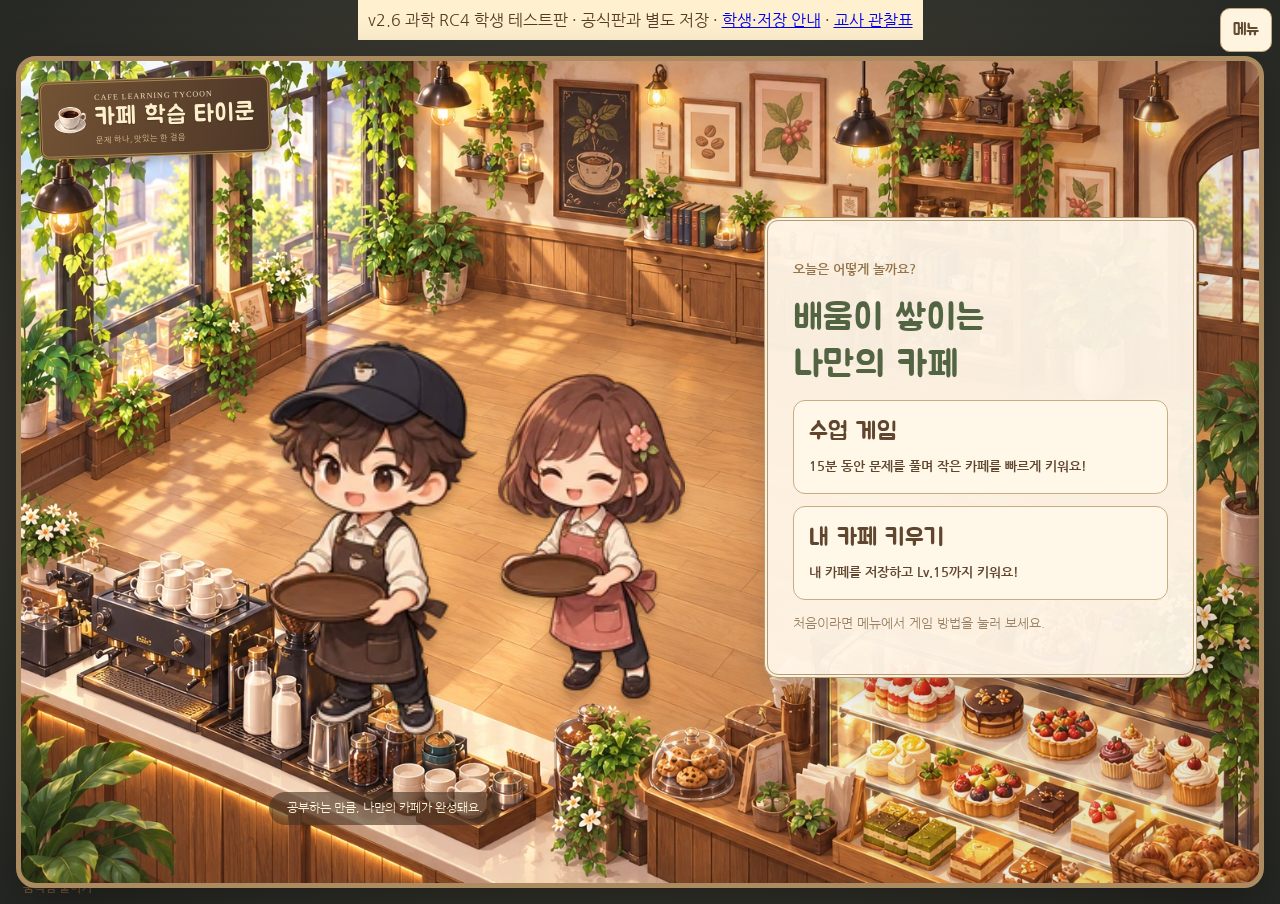
<file: index.html>
<!doctype html><html lang="ko"><head><meta name="cafe-deployment" content="v26-science"><meta charset="UTF-8"><meta name="viewport" content="width=device-width,initial-scale=1"><title>카페 학습 타이쿤</title><link rel="stylesheet" href="style.css"><link rel="stylesheet" href="typography.css"><link rel="stylesheet" href="feedback.css"><link rel="stylesheet" href="learning.css"><link rel="stylesheet" href="ux.css"><link rel="stylesheet" href="integrated.css"><link rel="stylesheet" href="events.css"></head><body><aside style="padding:10px;text-align:center;word-break:keep-all;background:#fff0cf">v2.6 과학 RC4 학생 테스트판 · 공식판과 별도 저장 · <a href="STUDENT-GUIDE.html">학생·저장 안내</a> · <a href="TEACHER-CHECKLIST.html">교사 관찰표</a></aside><div id="app"></div><script type="module" src="main.js"></script></body></html>
</file>
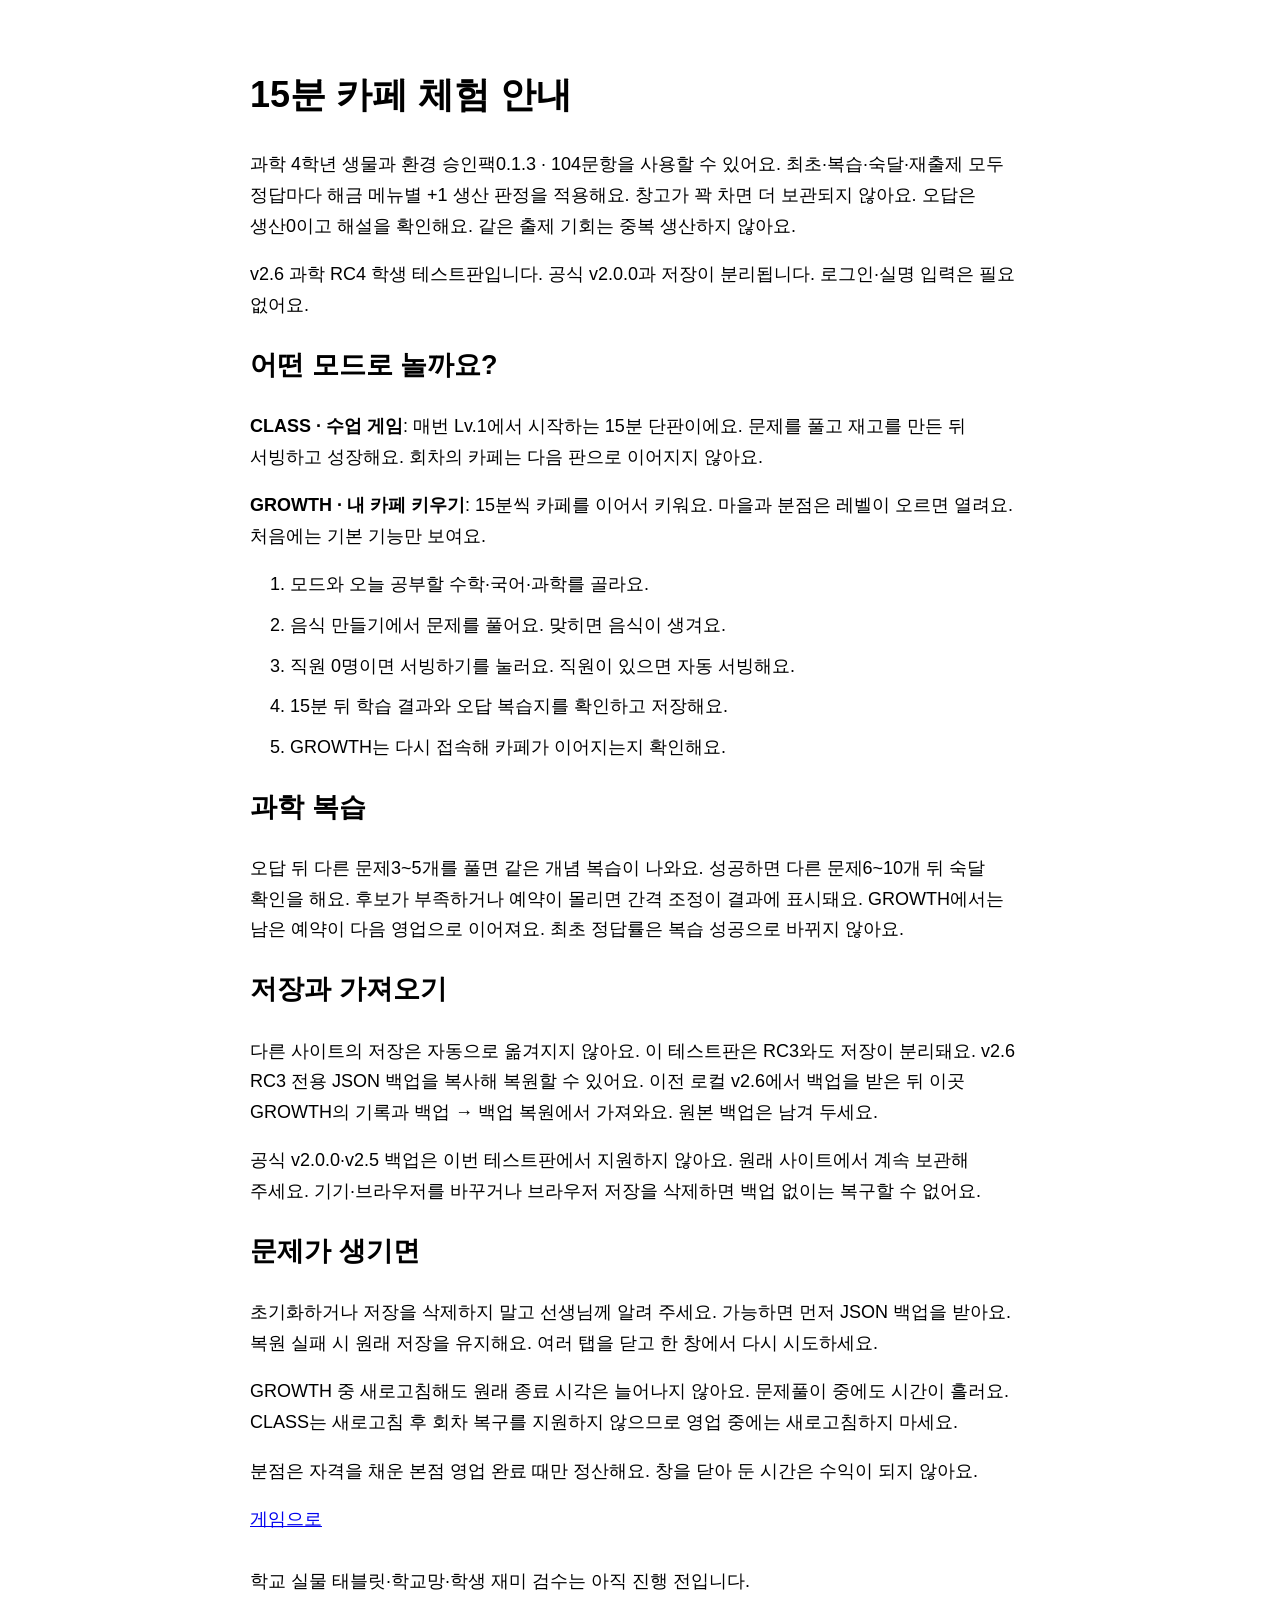
<file: STUDENT-GUIDE.html>
<!doctype html><html lang="ko"><meta charset="utf-8"><meta name="viewport" content="width=device-width,initial-scale=1"><style>body{font:18px/1.7 sans-serif;max-width:780px;margin:24px auto;padding:16px;word-break:keep-all;overflow-wrap:anywhere}a,button{display:inline-block;min-height:44px}li{margin:10px 0}</style><title>v2.6 과학 RC4 학생 안내</title><h1>15분 카페 체험 안내</h1><p>과학 4학년 생물과 환경 승인팩0.1.3 · 104문항을 사용할 수 있어요. 최초·복습·숙달·재출제 모두 정답마다 해금 메뉴별 +1 생산 판정을 적용해요. 창고가 꽉 차면 더 보관되지 않아요. 오답은 생산0이고 해설을 확인해요. 같은 출제 기회는 중복 생산하지 않아요.</p><p>v2.6 과학 RC4 학생 테스트판입니다. 공식 v2.0.0과 저장이 분리됩니다. 로그인·실명 입력은 필요 없어요.</p><h2>어떤 모드로 놀까요?</h2><p><b>CLASS · 수업 게임</b>: 매번 Lv.1에서 시작하는 15분 단판이에요. 문제를 풀고 재고를 만든 뒤 서빙하고 성장해요. 회차의 카페는 다음 판으로 이어지지 않아요.</p><p><b>GROWTH · 내 카페 키우기</b>: 15분씩 카페를 이어서 키워요. 마을과 분점은 레벨이 오르면 열려요. 처음에는 기본 기능만 보여요.</p><ol><li>모드와 오늘 공부할 수학·국어·과학를 골라요.</li><li>음식 만들기에서 문제를 풀어요. 맞히면 음식이 생겨요.</li><li>직원 0명이면 서빙하기를 눌러요. 직원이 있으면 자동 서빙해요.</li><li>15분 뒤 학습 결과와 오답 복습지를 확인하고 저장해요.</li><li>GROWTH는 다시 접속해 카페가 이어지는지 확인해요.</li></ol><h2>과학 복습</h2><p>오답 뒤 다른 문제3~5개를 풀면 같은 개념 복습이 나와요. 성공하면 다른 문제6~10개 뒤 숙달 확인을 해요. 후보가 부족하거나 예약이 몰리면 간격 조정이 결과에 표시돼요. GROWTH에서는 남은 예약이 다음 영업으로 이어져요. 최초 정답률은 복습 성공으로 바뀌지 않아요.</p><h2>저장과 가져오기</h2><p>다른 사이트의 저장은 자동으로 옮겨지지 않아요. 이 테스트판은 RC3와도 저장이 분리돼요. v2.6 RC3 전용 JSON 백업을 복사해 복원할 수 있어요. 이전 로컬 v2.6에서 백업을 받은 뒤 이곳 GROWTH의 기록과 백업 → 백업 복원에서 가져와요. 원본 백업은 남겨 두세요.</p><p>공식 v2.0.0·v2.5 백업은 이번 테스트판에서 지원하지 않아요. 원래 사이트에서 계속 보관해 주세요. 기기·브라우저를 바꾸거나 브라우저 저장을 삭제하면 백업 없이는 복구할 수 없어요.</p><h2>문제가 생기면</h2><p>초기화하거나 저장을 삭제하지 말고 선생님께 알려 주세요. 가능하면 먼저 JSON 백업을 받아요. 복원 실패 시 원래 저장을 유지해요. 여러 탭을 닫고 한 창에서 다시 시도하세요.</p><p>GROWTH 중 새로고침해도 원래 종료 시각은 늘어나지 않아요. 문제풀이 중에도 시간이 흘러요. CLASS는 새로고침 후 회차 복구를 지원하지 않으므로 영업 중에는 새로고침하지 마세요.</p><p>분점은 자격을 채운 본점 영업 완료 때만 정산해요. 창을 닫아 둔 시간은 수익이 되지 않아요.</p><a href="index.html">게임으로</a><p>학교 실물 태블릿·학교망·학생 재미 검수는 아직 진행 전입니다.</p>
</file>
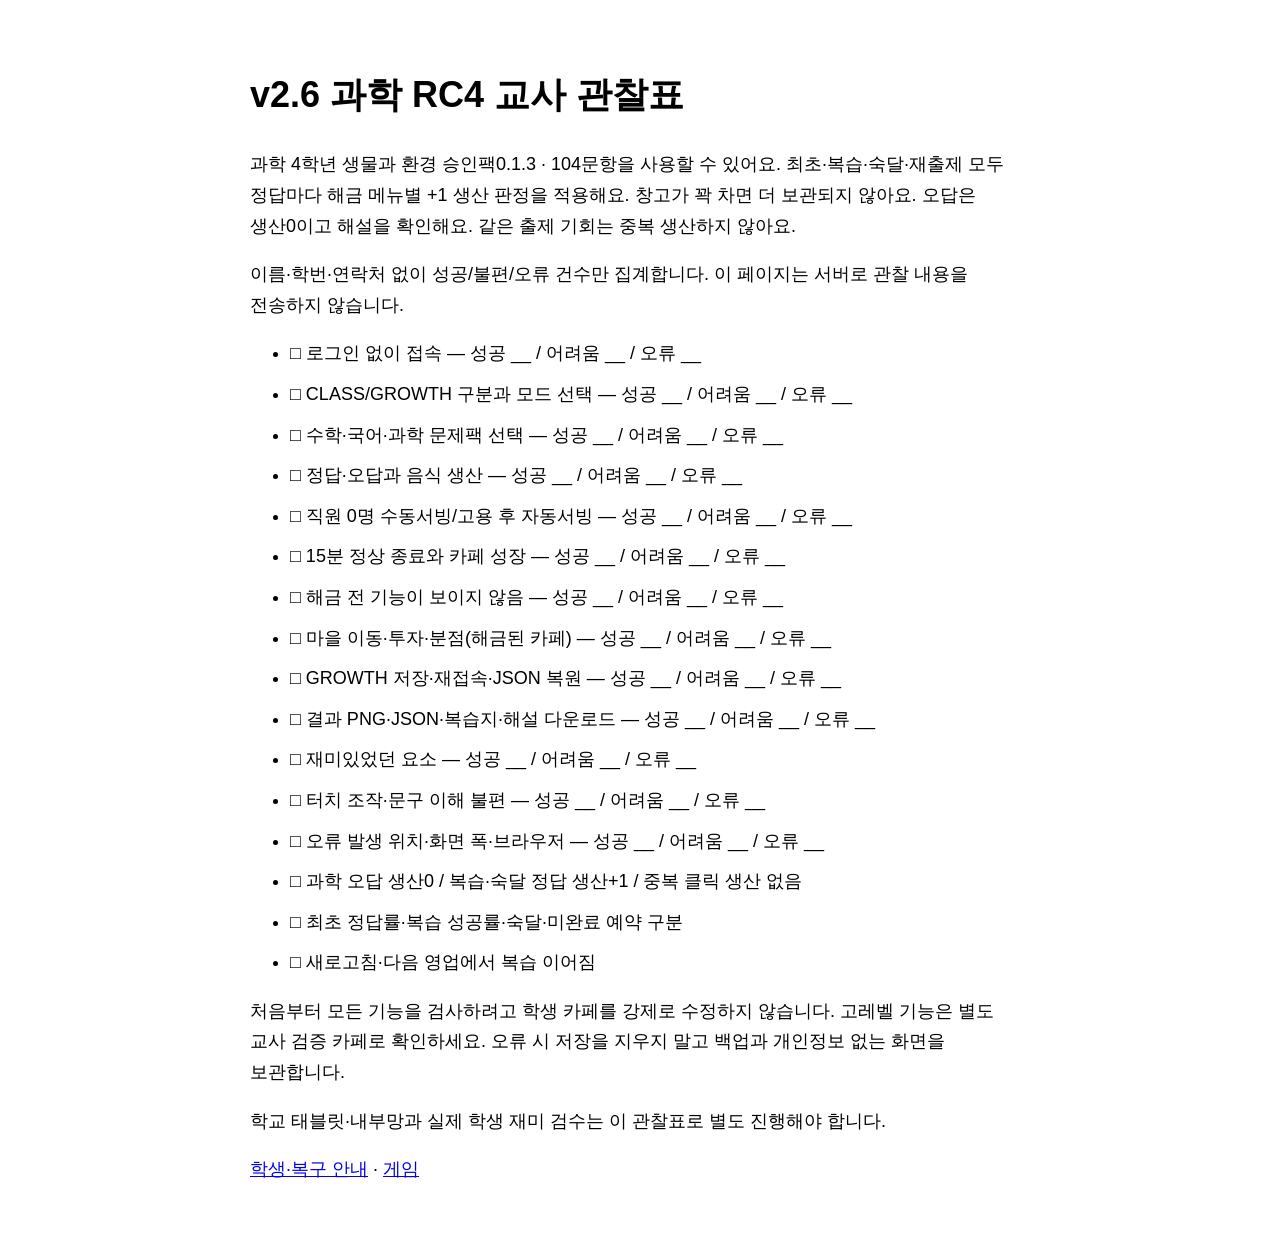
<file: TEACHER-CHECKLIST.html>
<!doctype html><html lang="ko"><meta charset="utf-8"><meta name="viewport" content="width=device-width,initial-scale=1"><style>body{font:18px/1.7 sans-serif;max-width:780px;margin:24px auto;padding:16px;word-break:keep-all;overflow-wrap:anywhere}a,button{display:inline-block;min-height:44px}li{margin:10px 0}</style><title>RC3 교사 관찰표</title><h1>v2.6 과학 RC4 교사 관찰표</h1><p>과학 4학년 생물과 환경 승인팩0.1.3 · 104문항을 사용할 수 있어요. 최초·복습·숙달·재출제 모두 정답마다 해금 메뉴별 +1 생산 판정을 적용해요. 창고가 꽉 차면 더 보관되지 않아요. 오답은 생산0이고 해설을 확인해요. 같은 출제 기회는 중복 생산하지 않아요.</p><p>이름·학번·연락처 없이 성공/불편/오류 건수만 집계합니다. 이 페이지는 서버로 관찰 내용을 전송하지 않습니다.</p><ul><li>□ 로그인 없이 접속 — 성공 __ / 어려움 __ / 오류 __</li><li>□ CLASS/GROWTH 구분과 모드 선택 — 성공 __ / 어려움 __ / 오류 __</li><li>□ 수학·국어·과학 문제팩 선택 — 성공 __ / 어려움 __ / 오류 __</li><li>□ 정답·오답과 음식 생산 — 성공 __ / 어려움 __ / 오류 __</li><li>□ 직원 0명 수동서빙/고용 후 자동서빙 — 성공 __ / 어려움 __ / 오류 __</li><li>□ 15분 정상 종료와 카페 성장 — 성공 __ / 어려움 __ / 오류 __</li><li>□ 해금 전 기능이 보이지 않음 — 성공 __ / 어려움 __ / 오류 __</li><li>□ 마을 이동·투자·분점(해금된 카페) — 성공 __ / 어려움 __ / 오류 __</li><li>□ GROWTH 저장·재접속·JSON 복원 — 성공 __ / 어려움 __ / 오류 __</li><li>□ 결과 PNG·JSON·복습지·해설 다운로드 — 성공 __ / 어려움 __ / 오류 __</li><li>□ 재미있었던 요소 — 성공 __ / 어려움 __ / 오류 __</li><li>□ 터치 조작·문구 이해 불편 — 성공 __ / 어려움 __ / 오류 __</li><li>□ 오류 발생 위치·화면 폭·브라우저 — 성공 __ / 어려움 __ / 오류 __</li><li>□ 과학 오답 생산0 / 복습·숙달 정답 생산+1 / 중복 클릭 생산 없음</li><li>□ 최초 정답률·복습 성공률·숙달·미완료 예약 구분</li><li>□ 새로고침·다음 영업에서 복습 이어짐</li></ul><p>처음부터 모든 기능을 검사하려고 학생 카페를 강제로 수정하지 않습니다. 고레벨 기능은 별도 교사 검증 카페로 확인하세요. 오류 시 저장을 지우지 말고 백업과 개인정보 없는 화면을 보관합니다.</p><p>학교 태블릿·내부망과 실제 학생 재미 검수는 이 관찰표로 별도 진행해야 합니다.</p><a href="STUDENT-GUIDE.html">학생·복구 안내</a> · <a href="index.html">게임</a>
</file>
<file: style.css>
:root{font-family:'Malgun Gothic',system-ui,sans-serif;color:#573b27;background:#292722;font-synthesis:none;--cream:#fff5df;--sage:#54774d;--line:#b19462}*{box-sizing:border-box}body{margin:0;background:radial-gradient(ellipse at center,#5b5446,#262824);min-height:100dvh;display:grid;place-items:center}button,input,select{font:inherit}button{cursor:pointer;min-height:42px;border:0;border-radius:8px;padding:10px 16px;font-weight:700;transition:filter .15s,translate .15s}button:hover{filter:brightness(1.06);translate:0 -1px}button:disabled{opacity:.55;cursor:default}button:focus-visible,input:focus-visible,select:focus-visible,summary:focus-visible{outline:3px solid #76a270;outline-offset:3px}[hidden]{display:none!important}.shell{position:relative;width:min(1440px,calc(100vw - 32px),calc((100dvh - 32px)*1.5));margin:16px auto}.brand{position:absolute;left:23px;top:22px;z-index:110;display:flex;align-items:center;gap:9px;padding:12px 16px;border:3px double #a8864e;border-radius:9px;background:linear-gradient(110deg,#735334,#4e3728);color:#fff0cc;box-shadow:0 5px 10px #36271345;transform:rotate(-2deg)}.brand .logo{width:39px}.brand h1{font-size:19px;letter-spacing:-.8px;margin:2px 0;white-space:nowrap}.brand p{font-size:9px;margin:3px 0;color:#e0c998}.brand .eyebrow{font:8px Georgia,serif;letter-spacing:1px;color:#efe0be}.art-sprite{display:inline-block;background-repeat:no-repeat;width:100%;height:auto;vertical-align:middle}.eyebrow{font-size:9px;letter-spacing:1px;color:#947449;font-weight:800}.setup,#playing{aspect-ratio:3/2;overflow:hidden;position:relative;border:5px solid #ad8b60;border-radius:20px;box-shadow:0 20px 55px #0006;background:#cb9f6b url(assets/web/art/room.webp) center/100% 100%}.setup::after{content:'';position:absolute;inset:0;background:linear-gradient(90deg,transparent 45%,#3e2c2420);pointer-events:none}.setup-people{position:absolute;left:20%;bottom:18%;width:36%;display:flex;align-items:flex-end;gap:20px;filter:drop-shadow(0 8px 4px #56391b44);z-index:2}.welcome-owner{width:47%}.welcome-staff{width:42%;margin-bottom:8%}.welcome-card{position:absolute;right:5%;top:19%;width:35%;z-index:3;padding:25px;background:#fff6e8f2;border:4px double #b69b71;box-shadow:0 12px 25px #513a3638;border-radius:14px}.welcome-card h2{font-size:clamp(23px,2.4vw,35px);line-height:1.45;margin:12px 0;color:#526441;letter-spacing:-1px}.welcome-card p{font-size:12px;line-height:1.8}.welcome-note{position:absolute;bottom:7%;left:20%;color:#fff4d9;background:#4835279c;padding:9px 18px;border-radius:30px;font-size:12px;z-index:4}form{display:grid;gap:12px}label{display:grid;gap:6px;font-size:11px;font-weight:700}input,select{border:1px solid #c9b28d;border-radius:7px;min-height:38px;background:#fffcf3;color:#63482d;padding:8px;max-width:100%;width:100%}.custom-time{font-size:10px;color:#8b735c}.custom-time label{margin-top:8px}.primary{background:linear-gradient(#6e925d,#466b45);color:#fff4d4;border:1px solid #35543a;box-shadow:0 3px 0 #304c33}.secondary{background:linear-gradient(#f4e8ce,#e0c8a0);color:#6b4b2b;border:1px solid #c6aa7e}.game-layout,.cafe{position:absolute;inset:0}.cafe{overflow:hidden;background:url(assets/web/art/room.webp) center/100% 100%}.hud{position:absolute;top:20px;right:20px;left:320px;display:flex;justify-content:flex-end;gap:7px;z-index:100}.hud>div{background:linear-gradient(#fff9e8,#f3e4c6);border:2px solid #bd9e71;border-radius:9px;box-shadow:0 3px 6px #44322140;padding:8px 12px;min-width:83px}.hud span{display:block;color:#9b7950;font-size:9px}.hud strong{display:block;font-size:16px;margin-top:2px;color:#62472b}.hud .money-card{min-width:120px}.hud .level-card{min-width:145px}.hud .level-card strong{font-size:11px;line-height:23px}.room-name{position:absolute;left:20px;top:110px;padding:6px 12px;border-radius:20px;background:#fff2d6da;font-size:10px;font-weight:bold;z-index:90}.seats,.workers{position:absolute;inset:0;pointer-events:none}.seat{position:absolute;width:130px;height:150px;transform:translate(-50%,-50%)}.table{position:absolute;bottom:0;left:0;width:130px;z-index:2;filter:drop-shadow(0 4px 2px #6b4a2225)}.table .art-sprite{width:100%}.seat-number{position:absolute;bottom:20%;right:17%;width:16px;height:16px;background:#ffebc5;border:1px solid #a8895e;border-radius:50%;font-size:9px;color:#9b7751;text-align:center;line-height:14px;opacity:.8}.guest{position:absolute;left:7px;bottom:65px;width:60px;z-index:1;filter:drop-shadow(0 3px 1px #63431630)}.bubble{position:absolute;top:-45px;left:20px;transform:translate(-50%,-50%);min-width:61px;max-width:155px;border:2px solid #be9b6c;background:#fff8e8f5;border-radius:12px;padding:5px 8px;text-align:center;z-index:5;box-shadow:0 2px 5px #51371e33}.bubble::after{content:'';position:absolute;bottom:-6px;left:48%;width:8px;height:8px;background:#fff8e8;border-bottom:2px solid #be9b6c;border-right:2px solid #be9b6c;transform:rotate(45deg)}.bubble strong{display:block;font-size:8px;line-height:1.4;white-space:nowrap;color:#816241}.bubble.waiting{border-color:#c59b59}.order-foods{display:flex;justify-content:center;gap:3px;margin-top:3px}.order-foods>span{position:relative;display:flex;align-items:center;gap:1px}.order-foods .food-art{width:25px;height:27px}.order-foods small{font-size:8px;white-space:nowrap}.patience{font-size:7px;color:#b28950;display:block;margin-top:2px}.food-art{position:relative;display:inline-flex;align-items:center;justify-content:center;width:52px;height:50px;vertical-align:middle}.food-art>.art-sprite{width:100%;max-height:100%;height:100%;background-repeat:no-repeat}.food-grade{position:absolute;bottom:-4px;left:50%;transform:translateX(-50%);font-size:7px;letter-spacing:-1px;color:#b68a37;text-shadow:0 1px #fff0ba;white-space:nowrap}.star-5{filter:drop-shadow(0 0 2px #ecc45d)}.worker{position:absolute;width:60px;transform:translate(-50%,-100%);height:116px;filter:drop-shadow(0 4px 2px #5c3a2338)}.worker-art{height:100%;width:100%}.worker b{position:absolute;left:50%;bottom:-14px;transform:translateX(-50%);padding:2px 5px;background:#fff5dfcf;border-radius:7px;font-size:8px;white-space:nowrap;color:#785835}.worker small{position:absolute;left:50%;bottom:-26px;transform:translateX(-50%);font-size:7px;color:#644426;white-space:nowrap;background:#fff0d1a0;border-radius:4px}.worker[data-state=IDLE] b,.worker[data-state=IDLE] small{display:none}.worker em{position:absolute;top:-22px;left:50%;transform:translateX(-50%);font-size:10px;color:#ffffff;font-style:normal;white-space:nowrap;background:#597a4ad9;padding:5px 9px;border:1px solid #ddc37e;border-radius:18px}.worker em:empty{display:none}.worker-tray{position:absolute;left:3%;right:3%;top:62%;display:flex;justify-content:center;align-items:flex-end;z-index:2;gap:0}.worker-tray .food-art{width:22px;height:23px;filter:drop-shadow(0 2px 1px #53341760)}.worker-tray .food-grade{display:none}.walking .worker-art{animation:walk .35s ease-in-out infinite alternate}.guest.eating{animation:eat 1.3s ease-in-out infinite}.guest.leaving{animation:leave 2s ease-in forwards}.guest.entering,.guest.moving_to_seat{animation:arrive 2s ease-out}.pickup-marker{position:absolute;left:74%;top:76%;background:#5f422c;color:#fbe8c2;padding:4px 12px;font:9px Georgia;border:1px solid #ac8b60;transform:rotate(-4deg);z-index:86;box-shadow:0 2px 4px #432b2c40}.counter-foreground{position:absolute;inset:0;background:url(assets/web/art/room.webp) center/100% 100%;clip-path:polygon(0 59%,19% 64%,32% 75%,47% 85%,52% 86%,53% 79%,62% 74%,65% 64%,83% 64%,100% 65%,100% 100%,0 100%);z-index:85;pointer-events:none}.lesson-card{position:absolute;left:20px;bottom:27px;width:230px;padding:13px 15px;background:linear-gradient(#fff7e8,#f3e4c9);border:4px double #aa885c;border-radius:8px;z-index:100;box-shadow:0 5px 12px #3a281d45}.lesson-card h2{font-size:14px;margin:7px 0;color:#624d33}.lesson-card p:not(.eyebrow){font-size:10px;margin:8px 0;color:#907555}.lesson-card .primary{width:100%;font-size:12px;min-height:34px}.pantry{position:absolute;bottom:27px;left:264px;right:98px;height:116px;padding:8px 12px;background:linear-gradient(#fff8e4f0,#edddbcf5);border:4px double #a78554;border-radius:8px;box-shadow:0 5px 12px #33221650;z-index:100}.pantry-head{display:flex;align-items:center;gap:10px;height:18px}.pantry-head h2{font-size:11px;margin:0;white-space:nowrap}.pantry-head span{font-size:8px;color:#94724d}#stock-count{margin-left:auto}#stocks{display:flex;gap:5px;overflow-x:auto;overflow-y:hidden;height:75px;scrollbar-width:thin;scrollbar-color:#b69b72 transparent}.stock{position:relative;display:flex;flex-direction:column;justify-content:center;align-items:center;min-width:79px;width:79px;background:#fff8e585;border-right:1px solid #cfb99480;padding:2px 3px;flex-shrink:0;border-radius:5px}.stock .food-art{width:35px;height:33px}.stock>div{display:contents}.stock b{font-size:8px;max-width:76px;white-space:nowrap;overflow:hidden;text-overflow:ellipsis}.stock .menu-stars{font-size:6px;color:#a88146}.stock strong{font-size:8px;color:#805c3a;margin-top:2px}.stock-dots{display:none}.production{position:absolute;top:-35px;left:50%;transform:translateX(-50%);font-size:11px;white-space:nowrap;color:#fff7e1;background:#4d733de0;border-radius:20px;padding:0 15px;line-height:28px}.production:empty{display:none}.scene-actions{position:absolute;right:16px;bottom:27px;display:grid;gap:9px;z-index:100}.scene-actions button{width:58px;height:62px;padding:6px;color:#5c442c;border:2px solid #af8c5a;background:linear-gradient(#fff4dc,#e5cda2);box-shadow:0 3px 5px #4b342d55;font-size:10px}.nav-symbol{display:block;font-size:23px;line-height:27px;color:#8b6742}#live-stats{position:absolute;left:20px;bottom:6px;font-size:8px;color:#fff4db;text-shadow:0 1px 2px #372315;z-index:100}.problem-panel,.investment-panel{position:fixed;z-index:200;background:linear-gradient(#fff9eb,#f5e8d0);border:4px double #a48251;box-shadow:0 20px 70px #201d1855;border-radius:12px;color:#60472d;padding:20px}.problem-panel{left:24px;bottom:24px;width:330px;max-height:70dvh;overflow:auto}.problem-head{display:flex;align-items:center;justify-content:space-between;gap:10px;border-bottom:1px solid #d4bd99;padding-bottom:10px}.problem-head>span{font-size:11px;color:#9d7950}.problem-head button{background:transparent;color:#977957;padding:4px 8px;min-height:28px;font-size:15px}.problem-panel h2{font-size:20px;line-height:1.6;margin:15px 0}.problem-panel .eyebrow{font-size:10px}.choices{display:grid;grid-template-columns:1fr 1fr;gap:10px}.choices button{background:#ebd9b8;border:1px solid #c9ad7f;color:#684a2b}.hint{font-size:9px;line-height:1.6;color:#9b8264}.feedback{padding:13px;border-radius:8px;font-size:11px;margin:10px 0}.correct{background:#e1e9ce;color:#587546}.incorrect{background:#f4dec4;color:#9b653b}.problem-panel #next{width:100%}.investment-panel{right:22px;top:22px;bottom:22px;width:445px;max-width:calc(100vw - 44px);display:flex;flex-direction:column}.investment-panel h2{font-size:19px;margin:0;color:#587249}.investment-money{font-size:11px;color:#997953}.investment-tabs{display:flex;gap:5px;flex-wrap:wrap}.investment-tabs button{flex:1;font-size:10px;padding:10px 5px;background:#e8d8bb;color:#795b39}.investment-tabs button[aria-selected=true]{background:#638156;color:#fff5da}.investment-message{font-size:10px;color:#8a6c45;min-height:12px}.investment-content{overflow:auto;flex:1;min-height:0;padding:2px 4px}.investment-card{padding:15px;background:#fff9e9;border:1px solid #d4bc98;border-radius:8px;margin-bottom:10px}.investment-card h3{font-size:12px;margin:8px 0}.investment-card p{font-size:10px;line-height:1.8}.investment-card .primary,.investment-card .secondary{width:100%;font-size:10px}.investment-card .food-art{width:64px;height:62px}.menu-investments{display:grid;grid-template-columns:1fr 1fr;gap:10px}.staff-portrait{width:65px;max-height:130px}.afford{padding:8px;border-radius:5px;background:#e7edda;color:#5f7a46}.afford.insufficient{background:#f3e6d0;color:#a47a4d}.locked{opacity:.6}.lock{font-size:12px;color:#9a8261}.unlock-preview{display:flex;gap:8px;flex-wrap:wrap;margin:16px 0}.unlock-preview>span{display:flex;flex-direction:column;align-items:center;font-size:9px;gap:5px;padding:9px;background:#f5e8ce;border-radius:7px;width:95px}.unlock-preview .art-sprite{width:45px;height:45px}.menu-stars{color:#ac8440}.max-label{color:#ad7e31;font-weight:bold}.celebration{position:fixed;left:50%;top:45%;transform:translate(-50%,-50%);z-index:250;width:370px;max-width:90vw;padding:24px;background:#fff3d7;border:5px double #b78e45;border-radius:15px;text-align:center;box-shadow:0 20px 80px #3d291960;pointer-events:none}.celebration button{position:absolute;right:8px;top:8px;pointer-events:auto;background:transparent;min-height:24px;padding:4px}.celebration p{font-size:10px;color:#a58240;letter-spacing:1px}.celebration h2{font-size:22px;color:#5b7a4b}.celebration div{display:flex;justify-content:center;gap:12px}.celebration div>span{font-size:10px;display:flex;flex-direction:column;align-items:center;gap:7px}.celebration .art-sprite{width:54px;height:58px}.results{background:#fff7e7;border:5px double #b69a6d;border-radius:14px;padding:28px;margin-top:125px;min-height:450px;box-shadow:0 20px 50px #1d181855;text-align:center}.results h2{color:#56704b}.result-grid{display:grid;grid-template-columns:repeat(4,1fr);gap:10px;margin:22px 0}.result-grid>div{padding:12px;background:#eee1c8;border-radius:7px;font-size:10px}.result-grid strong{display:block;font-size:18px;margin-top:6px}.analysis{text-align:left;margin:20px 0;padding:12px;border:1px solid #d5bea0;border-radius:7px;font-size:11px}.analysis pre{max-height:240px;overflow:auto;background:#ece0c8;font-size:9px;padding:10px}.fixture-note{position:fixed;top:0;left:0;right:0;background:#30281ddb;color:#eeddb9;text-align:center;font-size:9px;z-index:300;padding:5px}.fixture-note+#app .shell{margin-top:30px}@keyframes walk{from{translate:0 -1px}to{translate:0 1px}}@keyframes eat{50%{rotate:2deg}}@keyframes arrive{from{opacity:0;translate:-20px 20px}to{opacity:1;translate:0 0}}@keyframes leave{to{opacity:0;translate:20px 30px}}@media(max-width:1000px){.shell{width:calc(100vw - 16px);margin:8px auto}.brand{left:12px;top:12px;padding:8px}.brand h1{font-size:14px}.brand .logo{width:28px}.brand p{font-size:7px}.hud{top:12px;right:12px;left:250px;gap:4px}.hud>div{padding:6px 9px;min-width:66px}.hud strong{font-size:13px}.hud .money-card{min-width:99px}.hud .level-card{min-width:126px}.hud .level-card strong{font-size:9px}.lesson-card{left:12px;bottom:23px;width:195px;padding:10px}.lesson-card h2{font-size:12px}.lesson-card p:not(.eyebrow){font-size:9px}.pantry{left:220px;right:85px;bottom:23px;height:103px;padding:6px}.pantry-head span{font-size:7px}#stocks{height:65px}.stock{min-width:66px;width:66px}.stock .food-art{width:29px;height:28px}.stock .menu-stars{font-size:5px}.scene-actions{right:10px;bottom:23px;gap:6px}.scene-actions button{width:51px;height:51px;font-size:9px}.nav-symbol{font-size:19px;line-height:22px}.seat{width:110px;height:126px}.table{width:110px}.guest{width:52px;bottom:55px}.bubble{top:-40px;left:14px;padding:4px 6px}.worker{width:52px;height:98px}.worker-tray .food-art{width:19px;height:20px}.room-name{left:12px;top:94px;font-size:8px}.welcome-card{padding:18px}.setup-people{gap:12px}.welcome-note{font-size:10px}}@media(max-width:700px){.shell{width:calc(100vw - 12px)}.setup,#playing{aspect-ratio:auto;min-height:780px;background-size:auto 100%}.cafe,.counter-foreground{background-size:auto 100%;background-position:45% center}.brand{left:12px;right:auto;top:12px}.brand h1{font-size:16px}.brand .logo{width:31px}.hud{left:12px;right:12px;top:100px;display:grid;grid-template-columns:1fr 1fr 1fr;gap:5px}.hud>div{min-width:0;padding:8px}.hud .money-card{min-width:0}.hud .level-card{grid-column:1/-1;display:flex;justify-content:space-between;align-items:center;padding:4px 9px}.room-name{display:none}.lesson-card{left:12px;right:80px;bottom:145px;width:auto;padding:10px 13px}.lesson-card .eyebrow,.lesson-card p:not(.eyebrow){display:none}.lesson-card h2{font-size:12px;margin:0 0 8px}.pantry{left:12px;right:12px;bottom:28px;height:103px}.scene-actions{right:12px;bottom:145px;gap:6px}.scene-actions button{width:51px;height:46px}.nav-symbol{font-size:16px;line-height:18px}.scene-actions button:nth-child(n+3){display:none}.seat{width:80px;height:98px}.table{width:80px}.guest{width:40px;left:4px;bottom:42px}.bubble{top:-32px;left:7px;min-width:49px;padding:3px 5px;max-width:120px}.bubble strong{font-size:7px}.order-foods .food-art{width:18px;height:20px}.order-foods small{font-size:6px}.worker{width:40px;height:76px}.worker b{font-size:6px}.worker small{display:none}.worker-tray .food-art{width:15px;height:17px}.pickup-marker{font-size:7px;top:70%}.welcome-card{top:auto;bottom:8%;right:6%;width:88%;padding:20px;max-height:50%;overflow:auto}.welcome-card h2{font-size:25px}.setup-people{left:24%;bottom:50%;width:55%}.welcome-note{display:none}.problem-panel{left:10px;right:10px;bottom:10px;width:auto;max-height:64dvh}.investment-panel{inset:10px;width:auto;max-width:none}.result-grid{grid-template-columns:repeat(2,1fr)}.results{padding:18px}.brand+.results{margin-top:110px}}@media(prefers-reduced-motion:reduce){*{animation:none!important;transition:none!important}}

/* Raster actors remain visible above chair backs; food keeps its drawn proportions. */
.art-sprite{overflow:hidden}.guest{bottom:100px}.bubble{top:-80px}@media(max-width:1000px){.guest{bottom:85px}.bubble{top:-70px}}@media(max-width:700px){.guest{bottom:65px}.bubble{top:-55px}}

@media(max-width:700px){#playing:has(.cafe-lv-5),#playing:has(.cafe-lv-6){min-height:1100px}.counter-foreground{display:none}.hud .level-card strong{font-size:10px}}

/* Keep the brand plaque clear of rear-row order bubbles. */
.brand{padding:8px 12px}.brand h1{font-size:17px;line-height:1.3}.brand p{font-size:8px;line-height:1.3;margin:2px 0}.brand .logo{width:32px}.room-name{display:none}@media(max-width:1000px){.brand h1{font-size:14px}.brand .logo{width:28px}}

.nav-symbol svg{display:block;margin:0 auto 3px;width:24px;height:24px}@media(max-width:700px){.nav-symbol svg{width:19px;height:19px;margin-bottom:1px}}

#app{width:100%}@media(max-width:700px){.shell{width:calc(100% - 12px)}.bubble{top:-75px}.lesson-card{position:fixed;bottom:12px;left:12px;right:115px;width:auto;padding:7px;z-index:190}.lesson-card h2{display:none}.lesson-card .primary{min-height:40px;margin:0}.scene-actions{position:fixed;bottom:12px;right:12px;display:flex;z-index:190}.scene-actions button{width:43px;height:55px}}

.cafe,.counter-foreground{background-image:var(--room,url(assets/web/art/room.webp))}

.food-art>.ratio-food{width:var(--food-w);height:var(--food-h)}

/* Visual Polish 1: the cafe is primary; full business details live in the drawer. */
#app.in-session .brand{padding:5px 9px;border-width:1px;box-shadow:0 2px 5px #39281630;transform:none;left:16px;top:16px;gap:6px}
#app.in-session .brand h1{font-size:11px;letter-spacing:-.3px;margin:0}#app.in-session .brand p{display:none}#app.in-session .brand .logo{width:22px}
.hud{left:auto;right:16px;top:16px;gap:0;border:1px solid #b79d71;border-radius:8px;background:#fff5dfe8;box-shadow:0 2px 6px #44291925;overflow:hidden}
.hud>div,.hud .money-card,.hud .level-card{border:0;box-shadow:none;background:transparent;min-width:0;padding:5px 11px;border-radius:0;border-right:1px solid #c5ae8580}.hud>div:last-child{border:0}.hud span{font-size:8px}.hud strong,.hud .level-card strong{font-size:13px;line-height:17px;margin-top:1px;white-space:nowrap}.hud .level-card{min-width:58px}
.lesson-card{left:16px;bottom:17px;width:auto;padding:0;border:0;box-shadow:none;background:transparent;border-radius:0;z-index:120}.lesson-card .primary{min-height:42px;display:flex;align-items:center;gap:7px;width:auto;padding:9px 17px;font-size:12px;box-shadow:0 3px 0 #355139}.lesson-card svg{width:18px;height:18px}.lesson-card .needs-production{outline:2px solid #d5b365;outline-offset:2px}
.pantry{left:50%;right:auto;bottom:17px;transform:translateX(-50%);height:42px;width:fit-content;max-width:300px;padding:4px 10px;display:flex;align-items:center;gap:9px;border:1px solid #bda378;background:#fff6e0dc;box-shadow:0 2px 5px #39251c25;z-index:110}
.pantry-head{height:auto;gap:5px}.pantry-head h2{font-size:8px;white-space:nowrap;font-weight:500}.pantry-head #warehouse-caption{display:none}.pantry-head #stock-count{font-size:8px;margin:0}#stocks{overflow:visible;display:flex;height:30px;gap:6px}.stock{min-width:0;width:auto;padding:0;background:none;border:0;display:flex;flex-direction:row;gap:2px}.stock .food-art{width:24px;height:26px}.stock .food-grade{display:none}.stock strong{font-size:9px;margin:0}
.production{top:auto;bottom:49px;font-size:9px;line-height:21px;padding:0 10px}.scene-actions{right:13px;bottom:78px;gap:6px}.scene-actions button{width:42px;height:45px;font-size:8px;border-width:1px;padding:4px;box-shadow:0 2px 4px #39251c30}.nav-symbol svg{width:19px;height:19px;margin-bottom:2px}#live-stats{display:none}
.guest{width:70px;bottom:111px;background:none;border:0;padding:0;min-height:0;border-radius:0;pointer-events:auto;cursor:pointer;line-height:0}.guest:hover{filter:drop-shadow(0 0 3px #f7df9d);translate:0 0}.guest[aria-pressed=true]{filter:drop-shadow(0 0 4px #edd18d)}
.worker{width:67px;height:128px}.worker b,.worker small{display:none}.worker-tray .food-art{width:25px;height:25px}
.bubble{min-width:0;width:max-content;max-width:106px;padding:4px 4px 3px;border:1px solid #b8a078;border-radius:12px;background:#fff8eae8;box-shadow:0 1px 3px #4e32261e;left:23px;top:-108px;transform:translate(-50%,-50%);pointer-events:none}.bubble::after{width:5px;height:5px;bottom:-4px;border-width:1px;background:#fff8ea}.order-foods{gap:2px;margin:0;align-items:center;min-height:18px}.order-foods>span{position:relative;width:21px;height:18px;display:block}.order-foods .food-art{width:18px;height:18px}.order-foods .food-grade{display:none}.order-foods small{position:absolute;right:-2px;bottom:-1px;line-height:8px;font-size:6px;letter-spacing:-.5px;background:#fff9e6ce;border-radius:3px;padding:0 1px}.patience-meter{display:block;height:2px;margin-top:3px;background:#ddd1b8;border-radius:3px;overflow:hidden}.patience-meter i{height:100%;display:block;background:#83a271;border-radius:3px}.concern .patience-meter i{background:#c89b4e}.urgent .patience-meter i{background:#bc7055}.urgent{border-color:#c48b6e}
.seat:nth-child(3n+2) .bubble{left:38px}.seat:nth-child(3n) .bubble{left:17px}.table-meal{position:absolute;top:38%;left:44%}.table-meal .food-art{width:22px;height:21px}.table-meal .food-grade{display:none}
.guest-detail{position:absolute;left:16px;bottom:72px;width:240px;padding:11px 13px;background:#fff6e8f2;border:1px solid #bca077;border-radius:10px;box-shadow:0 5px 14px #49311d35;z-index:140}.guest-detail>div:first-child{display:flex;align-items:center;justify-content:space-between;gap:10px}.guest-detail strong{font-size:11px}.guest-detail button{min-height:24px;background:none;padding:0 5px;font-size:17px;color:#987e5b}.guest-detail p{font-size:9px;margin:5px 0;color:#9b7751}.detail-order{display:flex;flex-wrap:wrap;gap:8px}.detail-order>span{display:flex;align-items:center;gap:4px}.detail-order .food-art{width:23px;height:24px}.detail-order small{font-size:8px}.detail-order .food-grade{display:none}
@media(max-width:1000px){.hud{left:auto;right:12px;top:12px}.hud>div,.hud .money-card,.hud .level-card{padding:5px 8px;min-width:0}.hud strong,.hud .level-card strong{font-size:12px}.lesson-card{left:12px;bottom:15px;width:auto}.pantry{left:52%;right:auto;bottom:15px;height:40px}.guest{width:61px;bottom:96px}.worker{width:59px;height:110px}.bubble{top:-94px;left:18px;padding:3px 4px}.scene-actions{right:10px;bottom:70px}.scene-actions button{width:39px;height:42px}.worker-tray .food-art{width:22px;height:23px}}
@media(max-width:700px){#app.in-session .brand{left:12px;top:12px}.hud{left:12px;right:12px;top:61px;display:flex;justify-content:space-between}.hud>div,.hud .money-card,.hud .level-card{display:block;padding:5px 9px;min-width:0;grid-column:auto}.hud .level-card strong{font-size:12px}.guest{width:46px;bottom:74px}.worker{width:46px;height:87px}.bubble{top:-88px;left:10px;max-width:103px}.seat:nth-child(2n) .bubble{left:14px}.order-foods .food-art{width:17px;height:17px}.lesson-card{position:fixed;left:12px;right:auto;bottom:12px;z-index:190;width:auto}.lesson-card .primary{min-height:43px;padding:9px 14px}.pantry{left:50%;bottom:78px;height:38px;right:auto;max-width:90%}.scene-actions{position:fixed;right:10px;bottom:12px;display:flex;gap:4px;z-index:190}.scene-actions button,.scene-actions button:nth-child(n+3){display:block;width:36px;height:43px;padding:3px;font-size:7px}.nav-symbol svg{width:17px;height:17px}.guest-detail{position:fixed;left:12px;bottom:70px;max-width:calc(100vw - 24px);z-index:195}.worker-tray .food-art{width:17px;height:18px}}

@media(max-width:700px){.pantry{position:fixed;z-index:185}}

/* Visual Polish 2: image coordinates, independent chairs and shared floor depth. */
.decor,.seats,.workers{position:absolute;inset:0;pointer-events:none;z-index:auto}.decor{display:block}.space-table,.table-front{position:absolute;width:calc(14% * var(--table-scale));transform:translate(-50%,-100%);filter:drop-shadow(0 4px 3px #63482322);line-height:0}.table-front{clip-path:polygon(0 38%,50% 27%,100% 48%,100% 100%,0 100%);filter:none;pointer-events:none}.counter-foreground{z-index:800}.pickup-marker{display:none}
.spatial-guest{position:absolute;width:calc(5.9% * var(--actor-scale));aspect-ratio:1/1.9;transform:translate(-50%,-100%);pointer-events:none}.spatial-guest .guest{position:absolute;inset:0;bottom:auto;left:auto;width:100%;min-height:0;transform:none;filter:drop-shadow(0 2px 2px #573d3030);animation:none;line-height:0}.spatial-guest .guest-art{width:100%;transform-origin:center;transform:scaleX(var(--facing,1))}.spatial-guest[data-facing=left]{--facing:-1}.spatial-guest.seated .guest-art{vertical-align:top}.spatial-guest.walking .guest-art,.worker.walking .worker-art{animation:spatial-step .34s ease-in-out infinite alternate}.spatial-guest .bubble{top:-12px;left:50%;transform:translate(-50%,-100%);max-width:106px}.spatial-guest[data-rear=true] .bubble{left:60%}.spatial-guest[data-rear=false] .bubble{left:34%;top:-7px}.guest-bubble{position:absolute;inset:0;pointer-events:none}.seated-meal{position:absolute;left:48%;top:58%;z-index:4;pointer-events:none}.seated-meal .food-art{width:24px;height:23px}.seated-meal .food-grade{display:none}
.worker{width:5.9%;height:auto;aspect-ratio:1/1.9;animation:none}.worker-art{width:100%;transform:scaleX(var(--facing,1))}.worker[data-facing=left]{--facing:-1}.worker-tray{top:59%;left:4%;right:4%;height:15%;align-items:center;justify-content:center;flex-wrap:nowrap}.worker-tray .food-art{width:30%;height:100%;max-width:25px}.worker b,.worker small{display:none}.worker em{position:absolute;top:-10px;font-size:8px;white-space:nowrap}.worker[data-state=SERVING] .worker-tray{translate:4px -2px}.worker[data-state=PICKING_UP]{filter:drop-shadow(0 0 3px #f3d494)}
@keyframes spatial-step{from{translate:0 0;rotate:-1deg}to{translate:0 -2px;rotate:1deg}}
@media(max-width:700px){#playing,#playing:has(.cafe-lv-5),#playing:has(.cafe-lv-6){min-height:0;aspect-ratio:3/2;overflow:visible;margin-top:104px;margin-bottom:95px}.cafe,.counter-foreground{background-size:100% 100%;background-position:center}.counter-foreground{display:block}#app.in-session .brand{top:-91px}.hud{top:-51px;left:5px;right:5px}.shell{overflow:visible}.worker{width:6.5%;height:auto}.spatial-guest{width:calc(6.5% * var(--actor-scale))}.spatial-guest .bubble{padding:2px 3px;border-radius:8px;max-width:86px;top:-4px}.order-foods>span{width:16px;height:15px}.order-foods .food-art{width:14px;height:14px}.order-foods small{font-size:5px}.patience-meter{margin-top:2px}.seated-meal .food-art{width:14px;height:13px}}
.qa-refill{position:fixed;right:12px;top:28px;z-index:310;font-size:10px;min-height:25px;padding:5px 9px;background:#fff5df}
.cafe{isolation:isolate;z-index:0}.hud,.brand{z-index:110}.scene-actions{z-index:120}
.qa-auto{position:fixed;top:60px;right:12px;background:#fff5df;font-size:9px;padding:6px;border-radius:5px;z-index:310}.qa-audit{position:relative;background:#fff5df;padding:10px;max-width:800px;margin:0 auto;font-size:10px}.qa-audit pre{max-height:250px;overflow:auto}

.qa-auto input{width:13px;height:13px;display:inline;vertical-align:middle;margin:0 4px 0 0}.qa-auto{max-width:170px}.qa-auto:has(input:checked){background:#eef3df}

.spatial-guest[data-bubble-side=right] .bubble{left:90%}.spatial-guest[data-bubble-side=left] .bubble{left:10%}
@media(max-width:700px){.spatial-guest .bubble{max-width:51px;padding:2px;border-radius:6px}.spatial-guest .order-foods{min-height:9px;gap:1px}.spatial-guest .order-foods>span{width:10px;height:10px}.spatial-guest .order-foods .food-art{width:9px;height:9px}.spatial-guest .order-foods small{font-size:4px;line-height:5px;right:0;bottom:0;padding:0}.spatial-guest .patience-meter{height:1px;margin-top:1px}}

.table-meal-token{position:absolute;width:2.6%;height:3.6%;transform:translate(-50%,-50%);pointer-events:none;line-height:0}.table-meal-token .food-art{width:100%;height:100%}.table-meal-token .food-grade{display:none}.seated-meal{display:none}.qa-hide{position:relative;margin:5px auto;z-index:310;font-size:10px;min-height:25px;padding:5px 9px}.qa-tools-hidden .qa-auto,.qa-tools-hidden .qa-refill{display:none}

/* Visual Polish 2.1: full anatomical SIT PNG; no standing-body crop. */
.spatial-guest,.spatial-guest.seated{transform:translate(calc(-1 * var(--anchor-x,50%)),calc(-1 * var(--anchor-y,100%)))}.spatial-guest .guest,.spatial-guest.seated .guest{height:100%;overflow:visible;clip-path:none}.spatial-guest .guest-art{height:100%;width:100%;clip-path:none;vertical-align:top}.spatial-guest .sit-art{transform:none!important;animation:none}.spatial-guest .walk-art{transform:scaleX(var(--facing,1))}.spatial-guest[data-pose=sit] .bubble{top:-12px;left:50%}.table-front{clip-path:polygon(0 38%,50% 27%,100% 48%,100% 55%,48% 69%,0 48%)}.worker[data-state=IDLE]{filter:drop-shadow(0 2px 2px #50372325)}

.spatial-guest{width:calc(5.9% * var(--actor-scale) * var(--pose-size,1))}.qa-pose-refill{position:relative;margin:8px auto;font-size:10px;min-height:27px;padding:6px 10px}.pose-zoom{display:block;overflow:hidden}.pose-zoom #app{width:2200px;transform:translate(-270px,-370px)}.pose-zoom .shell{width:2200px;max-width:none;margin:0}.pose-zoom #playing{width:2200px;height:1466.6667px;aspect-ratio:3/2}.pose-zoom .brand,.pose-zoom .hud,.pose-zoom .lesson-card,.pose-zoom .pantry,.pose-zoom .scene-actions,.pose-zoom .qa-pose-refill{display:none}.pose-zoom .fixture-note{position:fixed;top:0;z-index:9999}
@media(max-width:700px){.spatial-guest{width:calc(6.5% * var(--actor-scale) * var(--pose-size,1))}}
.pose-zoom #app{position:fixed;left:0;top:0;width:2800px;transform:translate(-300px,-500px)}.pose-zoom .shell{width:2800px}.pose-zoom #playing{width:2800px;height:1866.6667px}

.special-badge{position:absolute;left:-7px;top:2px;width:18px;height:18px;display:grid;place-items:center;border-radius:50%;background:#fff4d4;border:1px solid #a77b45;color:#765027;font-size:11px;z-index:3;box-shadow:0 1px 3px #55351b44;pointer-events:none}.vip-arrival .special-badge{animation:vip-spark 1s ease-in-out 3}.vip-arrival:after{content:'★ VIP 방문!';position:absolute;bottom:105%;left:50%;transform:translateX(-50%);background:#fff2c9;color:#70491c;white-space:nowrap;font-size:12px;padding:4px 8px;border-radius:12px;animation:vip-spark 1s ease-in-out 3}.item-card select{display:block;width:100%;margin:8px 0}.item-status{font-size:12px;color:#795638}.investment-tabs{flex-wrap:wrap}@keyframes vip-spark{50%{filter:drop-shadow(0 0 5px #ffd465);opacity:.7}}@media(prefers-reduced-motion:reduce){.vip-arrival .special-badge,.vip-arrival:after{animation:none}}

.item-effects{position:absolute;right:24px;top:72px;font-size:11px;color:#735126;padding:3px 7px;border-radius:8px;background:#fff3d8dd;pointer-events:none;z-index:120}.item-effects:empty{display:none}@media(max-width:700px){.item-effects{top:5px;right:5px;font-size:8px}}

.mode-cards{display:grid;gap:12px}.mode-card{padding:15px;text-align:left;background:#fff7e8;border:1px solid #c7ad83;border-radius:12px;color:#60462e}.mode-card strong{display:block;font-size:20px;margin-bottom:7px}.mode-card span{display:block;font-size:12px;line-height:1.6}.text-button{min-height:30px;padding:7px;background:transparent;color:#785439;font-size:12px}.save-preview{margin:12px 0;padding:10px;border-radius:9px;background:#e9ebd5;font-size:12px}.mode-status{position:absolute;top:65px;left:20px;display:flex;gap:8px;align-items:center;z-index:125;background:#fff6e5dd;border-radius:8px;padding:3px 7px;font-size:10px}.mode-status button{padding:3px 5px;min-height:20px;font-size:9px;background:#eadabe;color:#644b34}.save-ok{color:#55704b}.save-error{color:#995434;font-size:12px}.mode-confirm{position:fixed;inset:0;background:#30271b66;display:grid;place-items:center;z-index:500}.mode-confirm>div{width:min(440px,90vw);background:#fff7e8;border:2px solid #b3946d;border-radius:16px;padding:25px;color:#60462e}.mode-confirm p{line-height:1.6}.mode-confirm button{margin:5px}.welcome-card:has(.mode-cards){max-height:80%;overflow:auto}.welcome-card:has(#class-settings),.welcome-card:has(#continue-growth),.welcome-card:has(#new-growth){max-height:82%;overflow:auto}.welcome-card select{width:100%;margin:7px 0 12px}@media(max-width:700px){.mode-status{top:5px;left:5px;font-size:8px}.welcome-card:has(.mode-cards){bottom:5%;max-height:65%}.mode-card strong{font-size:17px}}

/* v2.6 progressive setup: readable cards, explicit touch targets. */
.progressive-grid{display:grid;grid-template-columns:repeat(auto-fit,minmax(min(100%,210px),1fr));gap:12px;min-width:0}.progressive-grid article{border:1px solid #dbc5a7;border-radius:16px;padding:14px;display:flex;flex-direction:column;gap:8px;min-width:0}.progressive-grid article button{margin-top:auto}.progressive-hub>div{max-width:960px!important;width:100%;box-sizing:border-box}.progressive-hub img{max-width:100%;object-fit:contain}.progressive-hub select{max-width:100%}.progressive-hub button,#progressive-actions button,.welcome-card button{min-height:44px;white-space:normal;word-break:keep-all;overflow-wrap:anywhere}.progressive-hub p,.progressive-hub h3,.welcome-card p{word-break:keep-all;overflow-wrap:anywhere}.progressive-grid [hidden]{display:none!important}

#long-tools button[hidden],.classroom-entry[hidden]{display:none!important}
</file>
<file: typography.css>
@font-face{font-family:'Cafe Display';src:url('assets/fonts/Jua-Regular.woff2') format('woff2');font-style:normal;font-weight:400;font-display:swap}
@font-face{font-family:'Cafe Information';src:url('assets/fonts/NanumGothic-Regular.woff2') format('woff2');font-style:normal;font-weight:400;font-display:swap}
@font-face{font-family:'Cafe Information';src:url('assets/fonts/NanumGothic-Bold.woff2') format('woff2');font-style:normal;font-weight:700;font-display:swap}
:root{--font-information:'Cafe Information','Malgun Gothic','Apple SD Gothic Neo',system-ui,sans-serif;--font-display:'Cafe Display',var(--font-information);font-family:var(--font-information);font-weight:400;font-synthesis:none}
button,input,select{font-family:var(--font-information)}
.brand h1,.welcome-card h2,.mode-card strong,#cafe-name,.results>h2,.results>h3,.investment-card h2,.investment-card h3,#investment-panel .problem-head h2,#celebration h2,#celebration h3,.unlock-preview>span,.primary,.vip-arrival:after{font-family:var(--font-display);font-weight:400;letter-spacing:.02em;line-height:1.35}
.brand h1{font-size:24px;letter-spacing:.035em;line-height:1.2;text-shadow:0 1px 1px #33271966}
#app.in-session .brand h1{font-size:21px}
.welcome-card h2{font-size:clamp(30px,2.8vw,38px);line-height:1.3;letter-spacing:.015em}
.mode-card strong{font-size:24px;margin-bottom:7px}.mode-card span,.welcome-card p{font-family:var(--font-information);font-size:13px;line-height:1.75;letter-spacing:0}
.primary{font-size:20px}#make{font-size:19px;white-space:nowrap;line-height:1.35}
.results>h2{font-size:34px}.results>h3{font-size:24px}.investment-card h2{font-size:24px}.investment-card h3{font-size:18px;line-height:1.45;margin-bottom:8px}
#investment-panel .problem-head h2{font-size:24px}.unlock-preview>span{font-size:17px}#celebration h2{font-size:36px}.vip-arrival:after{font-size:16px}
.hud strong,.money-card,.investment-money,.stock strong,.result-grid strong,.menu-investments .investment-card p,.save-preview{font-family:var(--font-information);font-variant-numeric:tabular-nums;letter-spacing:0}
.hud strong{font-size:15px;font-weight:700;line-height:1.35}.hud span{font-size:10px;line-height:1.35}.result-grid strong{font-weight:700;line-height:1.5}
.investment-card p{font-size:12px;line-height:1.7}.investment-money{font-size:13px;line-height:1.6}
.problem-panel,.problem-panel h2,.problem-panel button,.problem-panel label,.problem-panel input,.problem-panel .feedback strong{font-family:var(--font-information);letter-spacing:0}
.problem-panel h2{font-size:23px;font-weight:700;line-height:1.6;word-break:keep-all;overflow-wrap:break-word;margin:14px 0 18px}
.problem-panel button{font-weight:700;font-size:16px;line-height:1.5}.problem-panel .choices button{font-size:18px;min-height:52px}
.problem-panel .feedback p{font-size:15px;line-height:1.75}.problem-panel .feedback strong{font-size:17px;font-weight:700;line-height:1.6}.problem-panel .eyebrow,.problem-panel .hint{font-size:12px;line-height:1.65;letter-spacing:0}.problem-panel input{font-size:18px;line-height:1.5}
@media(max-width:1000px){.brand h1{font-size:21px}#app.in-session .brand h1{font-size:18px}.hud strong,.hud .level-card strong{font-size:13px}.hud span{font-size:9px}.welcome-card h2{font-size:30px}.mode-card strong{font-size:23px}}
@media(max-width:700px){.brand h1,#app.in-session .brand h1{font-size:19px}.welcome-card h2{font-size:29px}.mode-card strong{font-size:22px}.mode-card span{font-size:12px}.primary{font-size:19px}#make{font-size:17px}.hud strong,.hud .level-card strong{font-size:12px}.hud span{font-size:9px}.problem-panel h2{font-size:21px;line-height:1.6}.problem-panel .choices button{font-size:17px}.investment-card h3{font-size:17px}.results>h2{font-size:30px}}

.primary[data-buy]{font-family:var(--font-information);font-weight:700;font-size:14px;letter-spacing:0;line-height:1.5}
</file>
<file: feedback.css>
button:not(:disabled):active{transform:translateY(2px) scale(.98);filter:brightness(.96)}button:disabled:hover{translate:none;filter:none}.sound-settings{position:fixed;right:10px;top:10px;z-index:180;font-family:var(--font-information);font-size:12px;min-height:32px;padding:7px 11px;background:#fff3d8;color:#694d33;border:1px solid #bea47a}.sound-panel{position:fixed;right:12px;top:52px;width:280px;max-width:calc(100vw - 24px);z-index:450;background:#fff6e6;border:2px solid #ba9d75;border-radius:12px;padding:18px;color:#674b34;box-shadow:0 5px 20px #3f2d2755}.sound-panel h2{font-family:var(--font-display);font-size:24px;font-weight:400;margin:0 0 12px}.sound-panel label{display:flex;align-items:center;gap:8px;margin:12px 0;flex-wrap:wrap;font-size:14px}.sound-panel input[type=checkbox]{width:20px;min-height:20px}.sound-panel input[type=range]{width:100%;min-height:32px;padding:0;accent-color:#6f8d59}.sound-panel #sound-close{position:absolute;right:8px;top:8px;min-height:26px;padding:2px 8px}.feel-float{position:fixed;z-index:440;pointer-events:none;transform:translate(-50%,-100%);font-family:var(--font-information);font-size:15px;font-weight:700;color:#607447;background:#fff5dedf;border-radius:12px;padding:4px 9px;white-space:nowrap;animation:feel-float 1.5s ease-out forwards}.feel-pulse{animation:feel-pulse .6s ease-out}.feel-pop{animation:feel-pop .35s ease-out}.feel-soft{animation:feel-soft .65s ease-out}.feel-correct{animation:feel-correct .65s ease-out}.feel-wrong{animation:feel-wrong .4s ease-out}.feel-sweep{animation:feel-soft .6s ease-out}#celebration{animation:feel-soft .45s ease-out;cursor:pointer}@keyframes feel-float{0%{opacity:0;translate:0 3px}15%{opacity:1}85%{opacity:1}100%{opacity:0;translate:0 -22px}}@keyframes feel-pulse{40%{filter:brightness(1.18);scale:1.025}}@keyframes feel-pop{40%{scale:1.08}}@keyframes feel-soft{40%{filter:brightness(1.1)}}@keyframes feel-correct{35%{box-shadow:0 0 0 3px #b4d39b,0 0 24px #cfe3ac}}@keyframes feel-wrong{30%{translate:-3px}60%{translate:3px}}@media(prefers-reduced-motion:reduce){.feel-float,.feel-pulse,.feel-pop,.feel-soft,.feel-correct,.feel-wrong,.feel-sweep,#celebration{animation:none;scale:none;translate:none}.feel-float{opacity:1}button:not(:disabled):active{transform:none;outline:2px solid #8fa779}}

.answer-outcome{font-family:var(--font-information);font-size:15px;font-weight:700;border-radius:8px;padding:8px;background:#ffffff55}.feedback.incorrect .answer-outcome{border-left:3px solid #aa9271}
</file>
<file: learning.css>
.fraction{display:inline-flex;align-items:center;vertical-align:middle;gap:.2em;white-space:nowrap;margin:0 .1em;font-family:var(--font-information);font-variant-numeric:tabular-nums}.fraction-whole{font-weight:700}.fraction-stack{display:inline-flex;flex-direction:column;align-items:center;line-height:1.2;font-size:.88em;min-width:1.2em;text-align:center}.fraction-stack>span{padding:.08em .2em}.fraction-stack>span:first-child{border-bottom:1.5px solid currentColor;width:100%}.problem-panel .choices button{white-space:normal}.problem-panel h2{line-height:1.9}.feedback p{line-height:1.9}.problem-panel .choices{gap:10px}

.reading-text{font-family:var(--font-information);font-size:17px;line-height:1.95;word-break:keep-all;overflow-wrap:anywhere}.reading-text p{margin:16px 0}.reading-table{width:100%;border-collapse:collapse;font-family:var(--font-information);font-size:16px;margin:16px 0;table-layout:fixed}.reading-table th,.reading-table td{border:1px solid #b9aa93;padding:8px;overflow-wrap:anywhere}.reading-table caption{text-align:left;font-size:15px;font-weight:700}.reading-progress{display:flex;flex-wrap:wrap;gap:8px;align-items:center;font-size:14px;margin:12px 0}.problem-panel{overscroll-behavior:contain}.reading-progress button{min-height:44px}@media(max-width:420px){.problem-panel h2{font-size:20px}.reading-table{font-size:15px}}

#classroom-ui{position:fixed;inset:0;z-index:450;overflow:auto;overscroll-behavior:contain;background:#f7f0df;font-family:var(--font-information);padding:20px}#classroom-ui[hidden],#classroom-status[hidden]{display:none}.classroom-card{max-width:900px;margin:auto}.classroom-card label{display:block;margin:14px 0}.classroom-card input,.classroom-card select{width:100%;font:inherit;min-height:44px}.classroom-check{display:flex!important;gap:12px;align-items:center}.classroom-check input{width:24px}.room-code{font-size:clamp(40px,8vw,72px);font-variant-numeric:tabular-nums;letter-spacing:.1em;margin:12px 0;color:#68482c}.classroom-students{display:grid;grid-template-columns:repeat(auto-fit,minmax(260px,1fr));gap:12px;margin:20px 0}.classroom-students article{background:#fffdf5;border:1px solid #d0bda4;border-radius:12px;padding:16px}.classroom-students span{display:block;font-size:14px}.classroom-students p{font-size:16px;line-height:1.8}.classroom-students small{display:block;font-size:13px}#classroom-error{color:#964028}#classroom-status{position:fixed;z-index:210;bottom:8px;right:8px;background:#fff8e8;border:1px solid #bfa98c;border-radius:8px;font-size:12px;padding:6px;max-width:220px;pointer-events:none}.classroom-entry{display:flex;gap:12px;flex-wrap:wrap;margin:16px 0}@media(max-width:420px){#classroom-ui{padding:16px}.classroom-students{grid-template-columns:1fr}}

.publisher-image{width:100%;overflow:auto;max-height:65vh;overscroll-behavior:contain}.publisher-image img{display:block;width:100%;height:auto;max-width:none}.publisher-material.zoomed img{width:1190px}.publisher-material label{display:block}.publisher-material select{font:inherit;min-height:44px}.publisher-material p{font-size:15px;line-height:1.8}

#publisher-multi label{display:inline-flex;gap:8px;align-items:center;padding:12px;min-height:44px}#publisher-multi input{width:22px;height:22px}

#classroom-status button{pointer-events:auto;min-height:36px;font:inherit;border:1px solid #bfa98c;border-radius:6px;background:#fffdf5;color:#68482c}.personal-return-code{font-size:24px;letter-spacing:.06em;font-variant-numeric:tabular-nums;overflow-wrap:anywhere}

body:has(#problem-panel:not([hidden])) #classroom-status,body:has(#classroom-ui:not([hidden])) #classroom-status{display:none}body[data-classroom-active="true"]:has(#problem-panel:not([hidden])) #session-menu{display:none}#classroom-status button{min-height:44px}
#learning-report{padding:20px 0;text-align:left;font-family:var(--font-information)}#learning-report h3{font-family:var(--font-display);font-size:23px;margin:24px 0 12px}#learning-report p{line-height:1.7;overflow-wrap:anywhere}#learning-report details{margin:12px 0;padding:12px 15px;background:#fffaf0;border:1px solid #d7c4aa;border-radius:12px}#learning-report summary{font-weight:700;cursor:pointer;min-height:30px;line-height:1.6}#learning-report article{border-top:1px solid #decfbc;padding:12px 0}#learning-report code{white-space:pre-wrap;overflow-wrap:anywhere;color:#5a3629}.analytics-grid{display:grid;grid-template-columns:repeat(4,minmax(0,1fr));gap:10px}.analytics-grid>div{padding:12px;background:#f5eddf;border-radius:12px;line-height:1.5}.analytics-grid strong,.analytics-grid small{display:block}.analytics-grid strong{font-size:20px}.analytics-grid small{font-size:12px}.analytics-prompt{white-space:pre-line}.analytics-actions{display:flex;flex-wrap:wrap;gap:10px}.analytics-actions button{min-height:48px}.analytics-note{color:#79432a}@media(max-width:640px){.analytics-grid{grid-template-columns:repeat(2,minmax(0,1fr))}#learning-report{padding:12px 0}#learning-report h3{font-size:22px}.analytics-actions{display:grid;grid-template-columns:1fr}.analytics-grid strong{font-size:19px}}body:has(#results:not([hidden]) #learning-report){display:block}#app.in-session .shell:has(#results:not([hidden]) #learning-report){width:min(980px,calc(100vw - 20px));margin:54px auto 16px}#results:has(#learning-report){margin-top:0!important;max-height:calc(100dvh - 70px);min-height:0;padding:18px;overflow:auto}#results:has(#learning-report)>h2{font-size:28px;margin:8px 0}#results:has(#learning-report)>.eyebrow{margin:0}#results:has(#learning-report)>h2+p{margin:6px 0;font-size:14px}body:has(#results:not([hidden]) #learning-report) #classroom-status{display:none}#learning-report h3{margin:16px 0 8px}#learning-report>p{margin:8px 0}@media(max-width:640px){#results:has(#learning-report){padding:12px}#results:has(#learning-report)>h2{font-size:25px}#learning-report h3{font-size:21px;margin-top:14px}}
.question-diagram{margin:12px 0;padding:8px;background:#fffdf7;border-radius:12px}.question-diagram>img{display:block;width:100%;height:auto;max-height:290px;object-fit:contain}.question-diagram summary{font-size:14px;cursor:pointer}.diagram-scroll{overflow-x:auto;max-width:100%;overscroll-behavior:contain}.diagram-scroll img{width:560px;max-width:none;height:auto}.question-diagram details[open]{margin-top:8px}

#learning-report .review-objective{margin:16px 0;padding:14px;background:#fffaf0;border:1px solid #d7c4aa;border-radius:12px}#learning-report .review-objective h4{font-family:var(--font-display);font-size:22px;margin:0 0 8px}#learning-report .review-question h5{font:700 16px var(--font-information);margin:0 0 10px}#learning-report .review-explanation{padding:12px;background:#eef2e5;border-radius:10px}#learning-report .review-explanation p{margin:6px 0 0}#learning-report .review-answer{color:#35553b}#learning-report .review-choices{padding-left:24px;line-height:1.8;overflow-wrap:anywhere}#learning-report .review-progress{font-size:14px;color:#6b5946}

#learning-report .twin-worksheet{margin-top:20px;padding-top:8px;border-top:2px solid #d7c4aa}#learning-report .twin-worksheet [hidden]{display:none!important}#learning-report .analytics-actions a{display:inline-flex;align-items:center;justify-content:center;min-height:48px;padding:12px 16px;text-align:center;text-decoration:none;border-radius:12px;border:1px solid #baa27b;line-height:1.5}#learning-report .analytics-actions a.primary{color:#fff;background:#607e46}#learning-report .analytics-actions a.secondary{color:#493d31;background:#f4e7ca}
</file>
<file: ux.css>
button,input,select{touch-action:manipulation}button:focus-visible,input:focus-visible,select:focus-visible{outline:3px solid #659053;outline-offset:3px}.sound-settings,.game-help{min-height:44px;min-width:44px}.game-help{position:fixed;right:75px;top:10px;z-index:180;font-size:12px;padding:7px 10px;background:#fff3d8;color:#694d33;border:1px solid #bea47a}.sound-panel #sound-close{min-width:44px;min-height:44px}.sound-panel input[type=range]{min-height:44px}.ux-dialog{position:fixed;inset:0;z-index:600;background:#241b1688;display:grid;place-items:center;padding:16px}.ux-dialog>div{width:min(460px,100%);max-height:90dvh;overflow:auto;background:#fff6e6;border:2px solid #b8996e;border-radius:20px;padding:24px;box-shadow:0 10px 40px #241b1666;color:#634e36}.ux-dialog h2{font-family:var(--font-display);font-weight:400;font-size:29px;margin:8px 0 16px}.ux-dialog p,.ux-dialog li{line-height:1.8}.ux-dialog ol{padding-left:24px}.ux-dialog li{margin-bottom:10px}.ux-dialog button{min-height:44px;margin:6px 4px 0 0}.first-guide{position:fixed;top:105px;left:50%;translate:-50% 0;z-index:300;max-width:440px;width:calc(100vw - 36px);padding:12px 16px;background:#fff5de;border:2px solid #aa9569;border-radius:14px;box-shadow:0 4px 16px #3a2b2940;color:#614f33}.first-guide p{margin:0 0 4px;font-weight:700;font-size:14px;line-height:1.6}.first-guide button{min-height:44px;font-size:12px}.guide-highlight{outline:3px solid #e7c978;outline-offset:3px}.study-content{background:#f1ead6;border-radius:10px;padding:12px;line-height:1.6;margin:12px 0}.study-content strong{display:block;margin-top:4px;font-size:17px}.welcome-card .primary{min-height:52px}.pack-retry{min-height:44px}.mode-status button{min-height:44px;font-size:12px;padding:6px 10px}.result-grid strong{font-size:19px}.results{max-height:calc(100dvh - 135px);overflow:auto}.results .result-cafe{font-family:var(--font-display);font-size:24px;line-height:1.5}.result-grid>div{padding:12px}.asset-unavailable{background-image:none!important;background-color:#f0dec0!important;border:1px solid #ac946c;border-radius:10px;display:inline-grid!important;place-items:center;overflow:hidden;color:#755638}.asset-unavailable:after{content:attr(data-fallback-label);font-size:12px;font-family:var(--font-information)}.investment-tabs{overflow-x:auto;flex-wrap:nowrap}.investment-tabs button{min-height:44px;flex-shrink:0}.investment-panel button,.problem-panel button{min-height:44px;min-width:44px}.investment-card button{width:100%}.afford.insufficient{color:#8a5a42}.scene-actions button{min-height:46px;min-width:46px}#timer{font-variant-numeric:tabular-nums}#timer.ending-time{color:#974e36}#playing .mode-status{gap:5px;flex-wrap:wrap}.sound-panel label{min-height:44px}.mode-confirm button{min-height:44px}.growth-summary{display:grid;grid-template-columns:repeat(2,minmax(0,1fr));gap:8px}.growth-summary>div{padding:10px;background:#f4ead4;border-radius:10px}.growth-summary strong{display:block}@media(max-width:700px){.first-guide{top:12px;left:12px;translate:none;max-width:calc(100vw - 130px);width:auto;font-size:12px}.first-guide p{font-size:12px}.first-guide button{padding:4px 7px}.game-help{right:68px;padding:6px;font-size:11px}.sound-settings{right:8px}.mode-status{left:12px;right:12px;top:65px!important}.scene-actions button:nth-child(n+3){display:flex}.scene-actions{bottom:145px;display:grid;grid-template-columns:repeat(2,46px)}.scene-actions button{width:46px;height:46px;font-size:8px}.nav-symbol{width:16px;height:16px}.lesson-card{right:116px}.welcome-card{max-height:67%;bottom:4%;overflow:auto}.welcome-card h2{font-size:28px}.results{max-height:calc(100dvh - 100px);padding:14px}.brand+.results{margin-top:85px}.result-grid strong{font-size:17px}.investment-tabs button{padding:8px 10px}.ux-dialog>div{padding:18px}.ux-dialog h2{font-size:25px}.first-guide:has(+*){max-width:calc(100vw - 140px)}}@media(max-width:400px){.mode-card strong{font-size:19px}.welcome-card{padding:16px}.welcome-card h2{font-size:25px}.mode-cards{gap:8px}.problem-panel h2{font-size:19px}.mode-status{font-size:10px}.mode-status button{font-size:11px}.growth-summary{grid-template-columns:1fr 1fr}.ux-dialog>div{padding:16px}}
/* v1.1: controls occupy document rows; the cafe is an unobstructed scene. */
#app.in-session .brand{display:none}
#app.in-session .shell{width:min(1120px,calc(100% - 16px));margin:8px auto}
#app.in-session #playing{aspect-ratio:auto;min-height:0;margin:0;overflow:visible;background:#f5ead5;border:1px solid #b99d72;border-radius:14px;padding:8px;box-shadow:0 8px 35px #0003}
.session-tools{display:flex;align-items:center;gap:6px;min-height:44px}
#app:not(.in-session) .session-tools{height:0;min-height:0}
#app:not(.in-session) .session-tools>span{display:none}
#app:not(.in-session) .session-tools .game-help,#app:not(.in-session) .session-tools .sound-settings{position:fixed;z-index:180}
.session-tools>span{flex:1;font-family:var(--font-display);font-size:20px;color:#fff1d6}
.session-tools .game-help,.session-tools .sound-settings{position:static;min-height:44px;font-size:12px;z-index:auto}
#playing .hud{position:static;display:grid;grid-template-columns:repeat(4,minmax(0,1fr));gap:0;margin:4px 0 8px;background:#fff7e7;box-shadow:none}
#playing .hud>div,#playing .hud .money-card,#playing .hud .level-card{display:block;min-width:0;padding:6px 8px}
#playing .hud strong,#playing .hud .level-card strong{font-size:14px;line-height:1.4}
#playing .game-layout{position:relative;inset:auto;display:grid;grid-template-columns:1fr;gap:8px}
#playing .cafe{position:relative;inset:auto;width:100%;aspect-ratio:3/2;order:1;border-radius:10px;background-size:100% 100%}
#playing .room-name{top:8px;left:8px;font-size:11px;padding:3px 8px;display:block}
#playing .lesson-card{position:static;inset:auto;order:3;display:flex;flex-wrap:wrap;align-items:center;gap:8px;padding:0;width:auto}
#playing .lesson-card .primary{flex:1;justify-content:center;min-height:48px;font-size:18px}
#serve{min-height:48px;font-size:15px;flex:1}
#service-status{flex-basis:100%;font-size:11px;text-align:center;color:#765e42}
#playing .pantry{position:relative;inset:auto;transform:none;order:2;display:block;width:100%;max-width:none;height:auto;padding:8px;background:#fff7e6;border:1px solid #d8bf99;box-shadow:none;min-width:0}
#playing .pantry-head{display:flex;gap:5px;margin-bottom:5px}
#playing .pantry-head h2{font-size:12px;font-weight:700}
#playing .pantry-head #warehouse-caption{display:none}
#playing #stock-count{font-size:10px;margin-left:auto}
#playing #stocks{display:flex;overflow-x:auto;overflow-y:hidden;height:84px;gap:6px;scrollbar-width:thin;scroll-snap-type:x proximity}
#playing .stock{width:88px;min-width:88px;display:flex;flex-direction:column;gap:2px;border:1px solid #d1c5a8;background:#faf7e9;border-radius:8px;padding:3px;scroll-snap-align:start}
#playing .stock .food-art{width:32px;height:31px}
#playing .stock b{font-size:11px;max-width:82px;line-height:1.3}
#playing .stock strong{font-size:10px;white-space:nowrap;line-height:1.5}
#playing .stock[data-status="0"]{background:#f2e3d9;border-color:#bf977f}
#playing .stock[data-status="부족"]{background:#fff0c9;border-color:#c4a65c}
#playing .stock[data-status="MAX"]{background:#e2ead6;border-color:#8da17c}
#playing .stock-received{animation:stock-received 1s ease-out}
#playing .production{position:static;transform:none;white-space:normal;text-align:center;font-size:11px;line-height:22px;margin-top:4px}
#playing .scene-actions{position:static;inset:auto;order:4;display:grid;grid-template-columns:repeat(4,minmax(0,1fr));gap:6px}
#playing .scene-actions button,#playing .scene-actions button:nth-child(n+3){display:flex;flex-direction:row;align-items:center;justify-content:center;gap:5px;width:auto;height:auto;min-height:44px;font-size:12px;padding:6px;box-shadow:none}
#playing .nav-symbol{width:18px;height:18px;line-height:18px}
#playing .mode-status{position:static;inset:auto!important;order:6;display:flex;flex-wrap:wrap;gap:6px;background:transparent;padding:0;font-size:11px}
#playing .mode-status #save-status{flex:1}
#playing .mode-status button{min-height:44px;font-size:11px}
#playing #live-stats{position:static;order:7;font-size:10px;color:#80694d;text-shadow:none;text-align:center}
#playing .item-effects{position:static;order:5;font-size:11px}
#playing .item-effects:empty{display:none}
#playing .first-guide{position:static;inset:auto;translate:none;transform:none;width:auto;max-width:none;order:0;padding:6px 10px;box-shadow:none;display:flex;align-items:center;flex-wrap:wrap;gap:4px;border-width:1px}
#playing .first-guide p{flex:1;min-width:180px;font-size:12px;margin:0}
#playing .first-guide button{min-height:44px;padding:6px;font-size:11px}
.production-receipt{display:flex;gap:6px;overflow-x:auto;padding:10px 0;max-width:100%}
.production-receipt>div{min-width:88px;display:flex;flex-direction:column;align-items:center;padding:6px;border:1px solid #a9bd94;border-radius:8px;background:#f9fff0}
.production-receipt .food-art{width:42px;height:42px}.production-receipt b{font-size:11px;white-space:nowrap}.production-receipt strong{color:#486a39}.production-receipt small{font-size:10px}
.food-transfer{position:fixed;z-index:650;pointer-events:none}.food-transfer .food-art{width:40px;height:40px}
#return-cafe{width:100%;min-height:48px}
.problem-panel{width:min(480px,calc(100vw - 24px));max-height:calc(100dvh - 24px);left:12px;bottom:12px;overscroll-behavior:contain}
.investment-panel{width:min(560px,calc(100vw - 24px));max-width:none;padding:12px;top:12px;bottom:12px;right:12px}
.investment-content{overscroll-behavior:contain}.investment-content .menu-investments{grid-template-columns:1fr;gap:6px}
.investment-content .investment-card{margin:0 0 6px;padding:10px}
.investment-content .investment-card h3{font-size:17px;margin:0 0 4px;line-height:1.3}
.investment-content .investment-card p{font-size:12px;line-height:1.5;margin:4px 0}
.investment-content .menu-row{display:grid;grid-template-columns:42px minmax(0,1fr) auto;gap:8px;align-items:center}
.investment-content .menu-row .food-art{width:40px;height:40px}
.investment-content .menu-row h3{font-size:15px}.investment-content .menu-row h3 small{font-size:11px;color:#987037}
.investment-content .menu-row p{font-size:11px}
.investment-content .menu-row button{width:auto;font-size:11px;padding:6px;min-height:44px}
.investment-content .staff-portrait{width:42px;max-height:70px;float:left;margin:0 10px 5px 0}
.investment-content .afford{padding:4px 6px}.investment-message:empty{display:none}
.investment-content .staff-row{display:grid;grid-template-columns:42px minmax(0,1fr) auto;gap:4px 8px;align-items:center}
.investment-content .staff-row .staff-portrait{grid-column:1;grid-row:1 / span 3;float:none;margin:0}
.investment-content .staff-row h3,.investment-content .staff-row p{grid-column:2;margin:0}
.investment-content .staff-row button{grid-column:3;grid-row:1 / span 3;width:auto;max-width:110px;font-size:11px;padding:6px}
.investment-content .staff-row .afford,.investment-content .item-card .afford{display:none}
.investment-content .item-card{display:grid;grid-template-columns:minmax(0,1fr) auto;gap:4px 8px}
.investment-content .item-card h3,.investment-content .item-card p,.investment-content .item-card label{grid-column:1;margin:0}
.investment-content .item-card button{grid-column:2;grid-row:1 / span 3;width:auto;max-width:100px;align-self:center;padding:6px;font-size:11px}
.feel-float{z-index:190}
@media(min-width:701px){#app.in-session .shell{width:min(1120px,calc(100% - 16px),max(600px,calc((100dvh - 450px)*1.5)))}}
.investment-money{margin:6px 0}.investment-panel>.hint{margin:4px 0}
@keyframes stock-received{35%{background:#d3ebac;box-shadow:inset 0 0 0 2px #7c9b56}}
@media(max-width:700px){body:has(#app.in-session){display:block}.session-tools>span{font-size:18px}#app.in-session .shell{width:calc(100% - 12px);margin:6px auto}#playing .hud>div,#playing .hud .money-card,#playing .hud .level-card{padding:5px}#playing .hud strong,#playing .hud .level-card strong{font-size:12px}#playing .cafe{aspect-ratio:3/2}#playing .spatial-guest{width:calc(6.8% * var(--actor-scale) * var(--pose-size,1))}#playing .worker{width:7%}#playing .worker small{display:block;font-size:7px;bottom:-12px}#playing .worker b{bottom:-5px;font-size:7px}.investment-panel{inset:8px;width:auto}.problem-panel{inset:auto 8px 8px;width:auto;max-height:calc(100dvh - 16px);padding:12px}.problem-panel h2{font-size:20px}.problem-panel .feedback{padding:10px}.problem-panel .feedback p{font-size:14px}.guest-detail{bottom:12px}.investment-content .menu-row{gap:6px;grid-template-columns:36px minmax(0,1fr) auto}.investment-content .menu-row .food-art{width:34px;height:36px}.investment-content .menu-row h3{font-size:14px}.investment-content .menu-row button{font-size:10px}}
</file>
<file: integrated.css>
/* Final v1.1 candidate layer: reuse approved bitmap art and both Korean font families. */
body:has(#app.in-session){padding-top:env(safe-area-inset-top);padding-bottom:env(safe-area-inset-bottom)}
.session-tools{color:#614b33}.session-tools>.tools-title{color:#614b33;font-size:18px}
.session-menu{position:relative;z-index:220;margin-left:auto}.session-menu>summary{list-style:none;cursor:pointer;min-width:48px;min-height:44px;padding:10px 12px;background:#fff4df;border:1px solid #bfa779;border-radius:10px;font-family:var(--font-display);font-size:17px}
.session-menu-content{position:absolute;right:0;top:48px;width:180px;padding:8px;background:#fff7e9;border:1px solid #bfa779;border-radius:12px;box-shadow:0 5px 16px #38281833;display:grid;gap:5px}
.session-menu:not([open]) .session-menu-content{display:none}.session-menu-content button,.session-menu-content .game-help,.session-menu-content .sound-settings{position:static!important;inset:auto!important;width:100%;min-height:44px;min-width:44px;font-size:13px;text-align:left;padding:8px;color:#624b32;background:#f2e6ce;border:0;box-shadow:none}
#app:not(.in-session) .session-menu{position:fixed;right:max(8px,env(safe-area-inset-right));top:max(8px,env(safe-area-inset-top));z-index:180}
#playing .mode-status{min-height:16px;gap:4px;margin:0}#playing .mode-status span{font-size:10px}#playing .mode-status #save-status:empty{display:none}#live-stats{display:none}
#playing .cafe,#playing .counter-foreground{background-size:calc(100% * var(--room-zoom,1)) calc(100% * var(--room-zoom,1))}
#playing .hud{margin:0 0 6px}.session-tools{min-height:44px;margin-bottom:2px}#playing .game-layout{gap:6px}
#playing .pantry{padding:6px}#playing #stocks{height:91px}#playing .stock{justify-content:center;align-items:center;padding:3px 4px}#playing .stock b{max-width:none;overflow:visible;text-overflow:clip;white-space:normal;word-break:keep-all;overflow-wrap:normal;font-size:10px;line-height:1.3;text-align:center;min-height:13px}
#playing #stocks[data-menus="3"] .stock{flex:1;width:auto;min-width:0}#playing #stocks[data-menus="3"] .stock b{font-size:11px}
#playing .stock[data-needed="true"]{box-shadow:inset 0 0 0 2px #c39244}#playing .stock[data-needed="true"] b:before{content:'주문 ';font-size:8px;color:#8b6031}
#playing .pantry-head{align-items:baseline;margin-bottom:3px}.pantry-head #stock-count{white-space:normal}
#playing .lesson-card{gap:6px}#playing .lesson-card .primary,#playing #serve{min-height:46px;font-size:17px}#service-status{font-size:10px!important;line-height:1.3;min-height:13px}
.service-hint{width:100%;font-size:11px;line-height:1.5;background:#fff5db;border-left:3px solid #c4a666;border-radius:6px;padding:5px 8px;margin:0}
#playing:has(.service-hint:not([hidden])) #first-guide{display:none}#playing .first-guide{padding:4px 6px;gap:2px}#playing .first-guide p{min-width:0;font-size:11px;line-height:1.45}#playing .first-guide button{min-width:44px;padding:5px;font-size:10px}
.departure-talks{order:2;display:flex;gap:6px;align-items:stretch;pointer-events:none}.departure-bubble{position:relative;flex:1;min-width:0;border:1px solid #cbb78e;background:#fff9eb;border-radius:9px;padding:4px 7px;box-shadow:0 1px 3px #80694b18}
.departure-bubble:before{content:'';position:absolute;top:-4px;left:16px;width:6px;height:6px;background:#fff9eb;border-left:1px solid #cbb78e;border-top:1px solid #cbb78e;rotate:45deg}.departure-bubble b{display:block;font-family:var(--font-display);font-weight:400;font-size:11px;color:#657247}.departure-bubble span{font-family:var(--font-information);font-size:11px;line-height:1.45;word-break:keep-all;overflow-wrap:normal}
.investment-panel h2,.investment-panel h3,.investment-panel p,.result-grid,.growth-summary,.problem-panel{word-break:keep-all;overflow-wrap:normal}.investment-panel h2>small{display:block;font-family:var(--font-information);font-size:12px;font-weight:700}.cafe-upgrade-name{display:block;font-family:var(--font-display);font-size:clamp(20px,5.5vw,26px);line-height:1.35}
.investment-content .menu-row h3{white-space:normal;word-break:keep-all;line-height:1.35}.investment-content .menu-row button{min-width:44px;max-width:110px;word-break:keep-all}.investment-content .afford{font-size:11px;line-height:1.4;margin:3px 0;padding:3px 5px}.afford strong{display:block;font-size:11px;font-weight:700}
.investment-content .staff-row .afford,.investment-content .item-card .afford{display:block;grid-column:1 / -1}.investment-content .staff-row button{grid-row:1 / span 2}.investment-content .staff-row{grid-template-columns:40px minmax(0,1fr) auto}.investment-content .staff-row .staff-portrait{grid-row:1 / span 2}.investment-content .item-card button{grid-row:1 / span 2}
.problem-panel .production-result-title{font-family:var(--font-display);font-size:27px;font-weight:400}.production-summary{font-size:13px!important;color:#547246;font-weight:700}.answer-review{font-family:var(--font-information);font-size:13px;line-height:1.65;margin:5px 0}.answer-review summary{cursor:pointer;min-height:30px;padding:4px 0}.production-receipt{margin:0;padding:7px 0}.production-receipt>div{min-width:84px;max-width:120px}.production-receipt b{white-space:normal;word-break:keep-all;text-align:center}
.hall-unlock{font-size:13px}.celebration h2,#celebration h2{word-break:keep-all}.pickup-marker{font-size:8px!important;bottom:24%!important}
@media(max-width:390px){.investment-content .menu-row{grid-template-columns:34px minmax(0,1fr);gap:4px 8px}.investment-content .menu-row .food-art{grid-row:1 / span 2}.investment-content .menu-row button{grid-column:2;max-width:none;width:100%;min-height:44px;margin-top:3px}.investment-content .menu-row h3{font-size:15px}.investment-content .menu-row p{font-size:11px}.investment-content .staff-row{grid-template-columns:34px minmax(0,1fr)}.investment-content .staff-row button{grid-column:2;grid-row:auto;max-width:none;min-height:44px}.investment-content .staff-row .afford{grid-column:2}.investment-tabs button{font-size:11px;padding:6px 8px}.session-tools>.tools-title{font-size:17px}}
@media(max-width:700px){#app.in-session .shell{margin:3px auto}#app.in-session #playing{padding:6px}.room-name{max-width:75%;word-break:keep-all}.spatial-guest .bubble{min-width:38px;max-width:50px}.spatial-guest .patience-meter{height:3px}.departure-bubble span{font-size:10px}.departure-bubble b{font-size:10px}.results{max-height:calc(100dvh - 65px);line-height:1.6}.result-grid{gap:6px}.result-grid>div{padding:8px}.result-grid strong{font-size:16px}}
@media(prefers-reduced-motion:reduce){.departure-bubble,.stock-received{animation:none!important}}
.lesson-card .service-hint:not([hidden]){display:block}.investment-content .menu-row .afford{font-size:10px;padding:3px 4px}.investment-content .menu-row .afford strong{font-size:10px}
.investment-content .staff-row .staff-portrait{width:100%;max-width:40px;align-self:start}@media(max-width:390px){.investment-content .staff-row .staff-portrait{max-width:34px}}

/* Hospitality stays below the room on small screens. */
.hospitality-note{margin:.2rem 0;color:#74462e;font:500 .92rem/1.5 var(--font-information);text-align:center}.hospitality-badge{font-size:.65rem;white-space:nowrap;background:#fff4cf;color:#715127;border:1px solid #d9b976}.signature-art{object-fit:contain;width:2.3rem;height:2.3rem}.signature-ready{font-family:var(--font-display);color:#745429}.flower-gift{box-shadow:inset 0 0 24px #eec6a780}#special-order{min-height:44px;background:#fff1d6;color:#684b2c;border-color:#d5ae75}

.lesson-card .hospitality-note:not([hidden]){display:block;flex-basis:100%}#special-order{flex-basis:100%;font-family:var(--font-display);font-weight:400}

.spatial-guest .hospitality-badge{left:calc(100% + 2px);top:2px;width:auto;height:auto;padding:2px 4px;min-height:15px;border-radius:5px;font-size:8px;line-height:1.2}

/* Management return controls persist while the live investment body refreshes. */
.investment-panel .investment-header,.investment-panel .investment-footer{flex:0 0 auto}
.investment-panel .investment-header{min-height:50px;padding-bottom:8px}
.investment-panel .investment-header h2{margin:0;font-size:21px}
.investment-panel .investment-header #close-invest{min-width:96px;min-height:44px;padding:8px 10px;font-size:14px;white-space:nowrap;background:#eee0c5;border:1px solid #c3aa7e}
.investment-panel .investment-body{display:flex;flex-direction:column;flex:1 1 auto;min-height:0;overflow:hidden}
.investment-panel .investment-content{flex:1 1 auto;min-height:0;overflow-y:auto;touch-action:pan-y}
.investment-panel .investment-footer{padding-top:8px;border-top:1px solid #d4bd99}
.investment-panel #return-invest{display:block;width:100%;min-height:48px;font-size:18px}
.investment-panel .investment-footer .hint{margin:5px 0 0;font-size:10px;text-align:center}
body:has(#investment-panel:not([hidden])) .first-guide{display:none}
@media(max-width:700px){.investment-panel{top:max(8px,env(safe-area-inset-top));bottom:max(8px,env(safe-area-inset-bottom));padding:10px}.investment-panel .investment-header h2{font-size:20px}.investment-panel .investment-footer{padding-bottom:env(safe-area-inset-bottom)}}

.investment-body>.investment-money,.investment-body>.investment-tabs,.investment-body>.investment-message{flex:0 0 auto}.investment-body>.investment-money{margin:8px 0;font-size:12px;line-height:1.5}.investment-body>.investment-message{margin:6px 0;font-size:11px;line-height:1.4}.investment-body>.investment-content{flex:1 1 0}

#investment-panel{z-index:230}body:has(#investment-panel:not([hidden])) .session-menu{visibility:hidden;pointer-events:none}

/* Today’s café: a separate CLASS_MATCH run, with a calm menu-board presentation. */
#run-status{display:flex;align-items:center;gap:8px;flex-wrap:wrap;margin:8px 0;padding:10px 14px;background:#fff6e4;border:1px solid #d7b88c;border-radius:14px;color:#624327}#run-status[hidden],#run-choices[hidden]{display:none}#run-status>div{flex:1;min-width:160px}#run-status strong{display:block;font-family:var(--font-display);font-size:18px}#run-status span{font-size:11px}#run-status p{width:100%;margin:0;font-size:12px;line-height:1.6}#run-status button{min-height:44px;font-size:13px}
#run-choices{position:fixed;inset:0;z-index:240;background:#30251a88;display:grid;place-items:center;padding:16px}.run-sheet{width:min(780px,100%);max-height:calc(100dvh - 32px);overflow:auto;overscroll-behavior:contain;background:#fff8e9;color:#513924;border:3px solid #d4ad79;border-radius:22px;padding:24px;box-sizing:border-box;box-shadow:0 16px 60px #24190e55}.run-sheet header{display:flex;align-items:center;justify-content:space-between;gap:12px}.run-sheet h2{font-family:var(--font-display);font-size:27px;line-height:1.3;margin:4px 0}.run-sheet p{line-height:1.7}.run-card-grid{display:grid;grid-template-columns:repeat(3,minmax(0,1fr));gap:12px}.run-card{background:#fffdf6;border:2px solid #d0b48a;border-radius:16px;padding:18px;text-align:left;color:#593b24;min-height:190px}.run-card:hover,.run-card:focus-visible{border-color:#67956c;background:#eff7e7}.run-card>span{font-size:11px;color:#866b4e}.run-card strong{display:block;font-family:var(--font-display);font-size:22px;line-height:1.4;margin:10px 0}.run-card p{font-size:14px;margin:8px 0}.run-card b{display:block;color:#3e7047;font-size:13px;margin-top:16px}.run-picked{background:#f0e5cf;border-radius:12px;padding:8px 16px;font-size:13px}.run-sheet #run-later{width:100%;min-height:48px}.run-result{padding:14px;background:#fff6e4;border-radius:14px;margin:16px 0}#run-settings input{width:100%;box-sizing:border-box;min-height:44px;padding:8px;border:1px solid #c6ad87;border-radius:8px;font:inherit}body:has(#run-choices:not([hidden])) .session-menu{visibility:hidden;pointer-events:none}
@media(max-width:700px){#run-status{padding:8px 10px}#run-status strong{font-size:16px}#run-choices{padding:8px}.run-sheet{padding:14px;max-height:calc(100dvh - 16px)}.run-sheet h2{font-size:21px}.run-card-grid{grid-template-columns:1fr;gap:8px}.run-card{min-height:0;padding:12px}.run-card strong{font-size:19px;margin:3px 0}.run-card p{font-size:13px;margin:4px 0}.run-card b{margin-top:6px}.run-sheet header button{min-width:88px;min-height:44px}.run-sheet header{position:sticky;top:-14px;background:#fff8e9;padding:8px 0;z-index:1}}

.run-sheet header>div{min-width:0}.run-sheet header button{flex:0 0 auto;white-space:nowrap;padding:10px 12px}.run-sheet h2{word-break:keep-all}.run-card p{font-weight:400}#run-status>button{white-space:nowrap}

/* v1.7: collectible spaces, separate from the cafe action plane. */
.long-tools{display:flex;flex-wrap:wrap;gap:8px;padding:10px 12px;margin:8px 0;background:#fff7e7;border:1px solid #c3a27a;border-radius:12px}.long-tools button{font-family:var(--font-display);min-height:44px;font-size:15px}.long-tools p{width:100%;margin:0;color:#4b7547;font-size:14px}.long-tools p:empty{display:none}.long-dialog{z-index:270!important;padding:14px}.long-dialog>div{width:min(880px,100%);max-height:88dvh;overflow:auto;overscroll-behavior:contain;padding:24px!important;background:#fff8e8;border:4px double #be9e72;border-radius:20px;box-sizing:border-box}.long-dialog h2{font-family:var(--font-display);font-size:28px}.long-dialog p{line-height:1.75}.collection-head{display:flex;align-items:center;justify-content:space-between;gap:10px;position:sticky;top:-24px;background:#fff8e8;z-index:3;padding:8px 0}.collection-head button{white-space:nowrap;flex-shrink:0}.mission-options{display:grid;grid-template-columns:repeat(3,minmax(0,1fr));gap:12px}.mission-choice{background:linear-gradient(#fffdf5,#f1e6ce);border:2px solid #c5aa83;padding:20px;text-align:left;color:#5a4028;border-radius:16px}.mission-choice:hover{border-color:#638858}.mission-choice strong{display:block;font-family:var(--font-display);font-size:23px;margin:10px 0}.mission-choice>span{font-size:10px;letter-spacing:1px;color:#88704c}.mission-choice p{font-weight:400;font-size:15px}.mission-choice small{display:block;color:#50734b;font-size:13px}.collection-grid,.decor-collection,.album-grid{display:grid;grid-template-columns:repeat(3,minmax(0,1fr));gap:12px}.visitor-card,.decor-collection article,.album-grid article{background:#fffdf7;border:1px solid #d0b791;border-radius:14px;padding:14px;overflow:hidden;text-align:center}.visitor-card>.guest-art{width:80px;max-height:140px;margin:auto}.visitor-card strong,.decor-collection strong,.album-grid strong{display:block;font-family:var(--font-display);font-size:18px}.visitor-card p{font-size:13px}.visitor-card small{font-size:11px}.undiscovered{background:#eee7d9;color:#8e8474}.unknown-visitor{display:block;font-size:64px;height:110px;color:#b6aa93}.decor-collection img{height:80px;width:80px}.decor-collection small{display:block;font-size:12px}.album-grid img{width:100%;border-radius:8px}.long-dialog label{margin:12px 0;font-size:15px}.long-dialog select{font-size:16px}#collected-decor{position:absolute;inset:0;pointer-events:none;z-index:15}#collected-decor img{position:absolute;width:7%;height:auto;transform:translate(-50%,-50%);filter:drop-shadow(0 2px 1px #4b2c2b55)}
@media(max-width:700px){.long-tools{display:grid;grid-template-columns:1fr 1fr;padding:7px;gap:6px}.long-tools button{font-size:14px;padding:8px}.long-tools p{grid-column:1/-1}.long-dialog>div{padding:14px!important;max-height:94dvh}.long-dialog h2{font-size:22px}.mission-options{grid-template-columns:1fr;gap:8px}.mission-choice{padding:14px}.mission-choice strong{font-size:21px;margin:4px 0}.mission-choice p{margin:4px 0}.collection-grid,.decor-collection{grid-template-columns:1fr 1fr;gap:8px}.collection-head{top:-14px}.collection-head button{padding:8px;font-size:13px}.album-grid{grid-template-columns:1fr}.visitor-card{padding:10px}.visitor-card>.guest-art{width:65px}}

.spatial-guest[data-floor=upper] .bubble{top:calc(100% + 4px);left:50%;transform:translate(-50%,0)}.storefront-memory{width:220px;max-height:120px;object-fit:contain;display:block;margin:8px auto}

body:has(#setup:not([hidden])) #long-tools{display:none}

@media(max-width:640px){.spatial-guest[data-floor=upper] .bubble{max-width:48px}.spatial-guest[data-floor=upper] .order-foods{gap:1px}}

.growth-grant{margin:12px 0;padding:14px;border:1px solid #b9c49b;border-radius:14px;background:#f4f8e8}.growth-grant p{line-height:1.6;overflow-wrap:anywhere}

/* v1.7.2A: selected branch architecture and accessible comparison. */
/* Keep comparison text in semantic groups at every width. */
.branch-dialog{word-break:keep-all;overflow-wrap:anywhere}
.branch-dialog>div{box-sizing:border-box;max-width:1120px!important;width:calc(100vw - 24px);max-height:94dvh;overflow:auto;padding:24px!important;min-width:0}
.branch-intro{margin-bottom:18px}.branch-intro h2{margin:0 0 8px;font-size:28px;line-height:1.35}.branch-intro p{margin:4px 0;line-height:1.6}.branch-intro .branch-fairness{color:#75624c;font-size:14px}
.branch-options{display:grid;grid-template-columns:repeat(3,minmax(0,1fr));gap:16px;align-items:stretch}
.branch-card{min-width:0;box-sizing:border-box;padding:14px;background:#fffaf1;border:1px solid #dfcfb9;border-radius:16px;display:flex;flex-direction:column;gap:12px}
.branch-options img{display:block;width:100%;aspect-ratio:3/2;object-fit:cover;border-radius:10px;min-width:0}
.branch-summary{min-width:0}.branch-summary h3{margin:0 0 6px;font-size:22px;line-height:1.3;white-space:nowrap}.branch-summary p{margin:0;font-size:15px;line-height:1.6}
.branch-features{display:flex;flex-wrap:wrap;gap:5px 8px;list-style:none;padding:0;margin:0;font-size:14px;line-height:1.5}.branch-features li{white-space:nowrap;background:#f2e8d5;border-radius:6px;padding:3px 7px}
.branch-future{margin-top:auto}.branch-future>span{display:block;font-size:12px;font-weight:700;color:#79694f;margin-bottom:4px}.branch-future p{margin:0;font-size:14px;line-height:1.6}
.branch-options button{margin:0;min-height:46px;width:100%;white-space:nowrap!important;font-size:17px}.branch-dialog #branch-later{min-height:44px;margin-top:18px}
@media(min-width:700px) and (max-width:1023px){.branch-options{grid-template-columns:repeat(2,minmax(0,1fr))}.branch-card:last-child{grid-column:1/-1;width:calc(50% - 8px);justify-self:center}}
@media(max-width:699px){.branch-dialog>div{padding:14px!important;width:calc(100vw - 16px)}.branch-intro{margin-bottom:12px}.branch-intro h2{font-size:24px}.branch-intro p{font-size:15px}.branch-options{grid-template-columns:minmax(0,1fr);gap:12px}.branch-card{display:grid;grid-template-columns:clamp(80px,25vw,140px) minmax(0,1fr);grid-template-areas:"image summary" "features features" "future future" "button button";gap:10px;padding:12px;align-items:start}.branch-options img{grid-area:image}.branch-summary{grid-area:summary}.branch-summary h3{font-size:21px}.branch-features{grid-area:features}.branch-future{grid-area:future}.branch-options button{grid-area:button}.branch-future>span{display:inline;margin-right:6px}.branch-future p{display:inline}.branch-future{font-size:14px;line-height:1.6}}
.branch-confirm-image{width:min(100%,640px);border-radius:14px}.branch-dialog button{white-space:normal}.cafe[data-branch]:not([data-branch=""]){--room-zoom:1!important}.cafe[data-branch]:not([data-branch=""]) .counter-foreground{display:none}.cafe[data-branch="dessert"] .space-table::after,.cafe[data-branch="dessert"] .table-front::after{content:"";position:absolute;left:25%;top:31%;width:56%;height:19%;border-radius:50%;background:linear-gradient(150deg,#fffdf5,#efdddc);border:1px solid #d5b885;transform:rotate(-10deg);pointer-events:none;box-shadow:0 2px 1px #ac8a7640}.cafe[data-branch="bakery"] .space-table::after{content:"";position:absolute;left:46%;top:27%;width:16%;height:13%;border-radius:50%;background:repeating-linear-gradient(70deg,#9d5c23 0 2px,#d5a258 2px 4px);border:1px solid #7e5b37;pointer-events:none}


.branch-viewport{order:0;overflow-x:auto;max-width:100%;border-radius:12px;overscroll-behavior-x:contain}.branch-viewport>.cafe{width:100%}#branch-zoom{display:none}@media(max-width:700px){#branch-zoom{display:block}.branch-viewport.enlarged>.cafe{width:560px!important;max-width:none!important;aspect-ratio:3/2!important;height:auto!important}}

@media(max-width:699px){.branch-features{gap:5px 6px}.branch-features li{padding:3px 4px}}
/* v1.7.2B recruitment: readable Korean and stable card actions */
.crew-dialog>div{width:min(1120px,96vw);max-height:92dvh;overflow:auto;padding:24px;box-sizing:border-box;word-break:keep-all;overflow-wrap:anywhere}.crew-header{display:flex;align-items:center;justify-content:space-between;gap:16px;position:sticky;top:-24px;background:#fff7e9;z-index:3;padding:12px 0}.crew-header h2{margin:0}.candidate-grid,.crew-grid{display:grid;grid-template-columns:repeat(3,minmax(0,1fr));gap:16px;margin:16px 0}.crew-card{min-width:0;display:flex;flex-direction:column;gap:10px;padding:18px;background:#fffaf1;border:2px solid #e0c6a5;border-radius:20px;word-break:keep-all;overflow-wrap:anywhere}.crew-card h3,.crew-card p{margin:0;line-height:1.55}.crew-card strong{color:#7c4832}.crew-card button{min-height:46px;width:100%;margin-top:auto;white-space:normal;word-break:keep-all}.crew-card button+button{margin-top:0}.crew-portrait{display:block;width:120px;height:120px;object-fit:contain;align-self:center}.crew-card .sprite{align-self:center}.crew-confirm{padding:18px;background:#fff0cd;border:2px solid #bc7d42;border-radius:16px;margin:16px 0}.crew-confirm button{min-height:46px;margin:6px}.crew-message{min-height:1.5em}.staff-ability{position:absolute;bottom:100%;left:50%;transform:translateX(-50%);width:max-content;max-width:140px;border-radius:12px;background:#fff3bb;border:2px solid #c68e45;padding:5px 8px;color:#5c361c;font-size:12px;line-height:1.4;z-index:9;word-break:keep-all;pointer-events:none}.staff-ability[hidden]{display:none}.worker-art.actual-worker-pose{background-repeat:no-repeat}
@media(max-width:1023px) and (min-width:700px){.candidate-grid,.crew-grid{grid-template-columns:repeat(2,minmax(0,1fr))}}
@media(max-width:699px){.crew-dialog>div{padding:14px;max-height:94dvh;width:96vw}.crew-header{top:-14px;gap:8px}.crew-header h2{font-size:21px}.crew-header button{min-height:44px;max-width:116px}.candidate-grid,.crew-grid{grid-template-columns:1fr;gap:12px}.crew-card{display:grid;grid-template-columns:82px minmax(0,1fr);gap:8px 12px;padding:14px}.crew-card .crew-portrait,.crew-card>.sprite{grid-column:1;grid-row:1/5;width:82px;height:82px;align-self:start}.crew-card h3,.crew-card span,.crew-card strong,.crew-card p{grid-column:2}.crew-card b,.crew-card button{grid-column:1/-1}.crew-card h3{font-size:19px}.crew-card p{font-size:14px}.crew-confirm button{width:100%;margin:5px 0}}

.stock.staff-radar{outline:3px solid #6caa72;box-shadow:0 0 0 5px #e0f2c9}.stock.staff-radar:after{content:"준이의 재고 알림";display:block;font-size:11px;color:#356243}

.legacy-portrait{display:flex;justify-content:center;align-items:center}.legacy-portrait>.crew-portrait-art{display:block;height:100%;width:auto;flex:0 0 auto}.investment-tabs button{word-break:keep-all;overflow-wrap:normal;white-space:normal}

.crew-progress{display:block;line-height:1.55;color:#6c5a43;grid-column:1/-1}

.space-table,.table-front{transform:translate(-50%,-100%) scaleX(var(--table-flip,1))}
/* Grid editor: board and runtime use the same full-room percentage coordinates. */
.layout-dialog{z-index:310!important;padding:12px;box-sizing:border-box}.layout-shell{width:min(1150px,100%);max-height:94dvh;overflow:auto;overscroll-behavior:contain;background:#fff9ed;border:2px solid #b89768;border-radius:20px;padding:20px!important;box-sizing:border-box;color:#513b29;word-break:keep-all;overflow-wrap:anywhere}.layout-heading{display:flex;justify-content:space-between;align-items:center;gap:12px}.layout-heading h2{margin:0;font-family:var(--font-display);font-size:30px}.layout-heading .eyebrow{margin:0 0 5px}.layout-dialog button{min-height:44px;min-width:44px;white-space:normal;word-break:keep-all;overflow-wrap:anywhere;font-size:15px;padding:8px 12px}.layout-intro{font-size:15px;line-height:1.7}.layout-workspace{display:grid;grid-template-columns:minmax(0,1fr) 235px;gap:18px}.layout-canvas-wrap{min-width:0}.layout-board{position:relative;aspect-ratio:3/2;background-size:100% 100%;border:3px solid #38774b;border-radius:12px;overflow:hidden;isolation:isolate;touch-action:pan-y;cursor:crosshair;box-sizing:border-box}.layout-board.invalid{border-color:#b82424}.layout-board::after{content:'';position:absolute;inset:0;background-image:linear-gradient(90deg,#fff6 1px,transparent 1px),linear-gradient(#fff6 1px,transparent 1px);background-size:2% 2%;pointer-events:none;z-index:6}.layout-object{position:absolute;display:block;z-index:4;line-height:0;cursor:grab;filter:drop-shadow(0 2px 2px #42321866);user-select:none;-webkit-user-drag:none;touch-action:pan-y}.layout-object .art-sprite{width:100%;display:block}.layout-object.selected{filter:drop-shadow(2px 0 #0469c5) drop-shadow(-2px 0 #0469c5) drop-shadow(0 2px #0469c5) drop-shadow(0 -2px #0469c5)}.layout-fixed{position:absolute;z-index:2;background:repeating-linear-gradient(135deg,#bb673547 0 3px,#fff5 3px 6px);border:1px solid #854d2c77;box-sizing:border-box;font-size:10px;text-align:center;pointer-events:none}.layout-routes{position:absolute;inset:0;width:100%;height:100%;pointer-events:none;z-index:7}.layout-error-dot{position:absolute;transform:translate(-50%,-50%);border-radius:50%;background:#b51d26;color:white;font-weight:900;padding:2px 7px;z-index:8;pointer-events:none}.layout-inventory h3{font-family:var(--font-display);font-size:20px;margin:0 0 10px}.layout-choices{display:grid;grid-template-columns:1fr;gap:7px;margin-bottom:18px}.layout-choices button{display:flex;align-items:center;justify-content:center;gap:5px;background:#fffdf6;border:1px solid #bfa57f;border-radius:9px}.layout-choices .chosen{background:#e3f0e4;border:2px solid #38774b}.layout-choices img{width:30px;height:30px;object-fit:contain}.layout-controls{border-top:1px solid #c9b494;padding-top:14px;margin-top:10px}.layout-actions{display:flex;flex-wrap:wrap;gap:7px;margin-top:10px}.layout-status{padding:10px;background:#f0ebdf;line-height:1.6;min-height:24px}.layout-legend,.layout-dialog .hint{font-size:13px;line-height:1.65}.layout-dialog #layout-confirm{width:100%;max-width:400px}.layout-dialog button:disabled{opacity:.5;cursor:not-allowed}
@media(max-width:767px){.layout-dialog{padding:5px}.layout-shell{padding:12px!important;border-radius:12px;max-height:97dvh}.layout-workspace{display:block}.layout-heading{align-items:flex-start}.layout-heading h2{font-size:25px}.layout-heading button{max-width:125px}.layout-inventory{margin-top:12px}.layout-choices{grid-template-columns:repeat(3,minmax(0,1fr));gap:5px;margin-bottom:10px}.layout-choices button{font-size:13px;padding:7px 3px;flex-wrap:wrap}.layout-inventory h3{font-size:18px}.layout-actions{gap:5px}.layout-actions button{flex:1 0 auto}.layout-legend{margin:7px 0}.layout-controls{margin-top:5px}.layout-intro{font-size:14px;margin:10px 0}.layout-board::after{background-size:2% 2%}}
#layout-editor>.layout-shell{width:min(1150px,100%);max-width:100%}#layout-editor .layout-board .art-sprite{display:block;width:100%;height:auto}

html.layout-editing{overflow:hidden}

#collected-decor{z-index:auto}

.layout-footprint{position:absolute;z-index:5;border:2px solid #176b32;background:#65cf722b;pointer-events:none;box-sizing:border-box}.layout-footprint.blocked{border-color:#a71920;background:#ff354b3b}
/* v1.7.3A: separate room shell, tables and individual chairs. */
.free-sprite{display:block;width:100%;aspect-ratio:1;background-repeat:no-repeat;background-size:400% 400%;pointer-events:none}.free-fixed-layer,.free-floor-layer{position:absolute;inset:0;background-size:100% 100%;background-position:center;pointer-events:none;z-index:0}.free-floor-layer{z-index:1}.free-object{position:absolute;display:block;transform:translate(-50%,-90%);line-height:0;touch-action:none;user-select:none;-webkit-user-drag:none}.free-chair{pointer-events:none}.free-editor .free-chair{pointer-events:auto}.free-selected{filter:drop-shadow(1px 0 #1e68b5) drop-shadow(-1px 0 #1e68b5) drop-shadow(0 1px #1e68b5)}.free-board{background:#e2c29e;isolation:isolate;touch-action:pan-y}.free-board::after{z-index:2}.free-board .layout-footprint{z-index:1000}.free-board .layout-error-dot{z-index:1003}.free-board .layout-routes{z-index:1002}.free-fixed-mark{position:absolute;z-index:3;pointer-events:none;border:1px dashed #8a663e;background:#6a40211c;font-size:9px}.free-decoration{width:6%;height:auto}.free-selection-preview{display:flex;flex-wrap:wrap;justify-content:space-between;gap:5px 12px;background:#f1e6d0;border-radius:9px;padding:10px;margin-bottom:8px;min-height:44px;line-height:1.5;font-size:15px}.free-selection-preview small{width:100%;font-size:12px}.free-drag-preview{position:absolute;z-index:1200;transform:translate(-50%,-100%);padding:8px 10px;border:2px solid #277d77;background:#faffeee8;border-radius:9px;font-size:13px;line-height:1.5;pointer-events:none;white-space:nowrap;box-shadow:0 3px 10px #0003}.free-summary{display:flex;justify-content:space-between;gap:10px;flex-wrap:wrap;padding:10px;background:#e5efdc;border-radius:9px;margin-bottom:12px}.free-summary span{font-size:14px}.free-stock{display:grid;gap:8px}.free-stock button{display:grid;grid-template-columns:65px 1fr;align-items:center;text-align:left;background:#fffaf0;border:1px solid #b99d74}.free-stock .free-sprite{grid-row:span 2}.free-stock small{font-size:12px}.free-editor .layout-inventory{max-height:650px;overflow:auto;overscroll-behavior:contain}.free-editor .layout-inventory h3{margin-top:14px}.free-examples{display:flex;flex-wrap:wrap;gap:6px;align-items:center;margin-top:12px}.free-examples button{background:#e6eadb}.free-editor #free-confirm{width:100%;max-width:440px}.cafe[data-free-layout=true]{background:none!important;--room-zoom:1!important}.cafe[data-free-layout=true] .counter-foreground{display:none}.cafe[data-free-layout=true] .free-chair{pointer-events:none}
@media(max-width:767px){.free-stock{grid-template-columns:repeat(3,minmax(0,1fr));gap:5px}.free-stock button{display:flex;flex-direction:column;text-align:center;padding:5px;font-size:13px}.free-stock .free-sprite{width:65px}.free-stock strong{font-size:13px}.free-stock small{font-size:11px}.free-editor .layout-inventory{max-height:none;overflow:visible}.free-selection-preview{font-size:14px;padding:8px}.free-summary{font-size:14px}.free-editor .layout-choices{grid-template-columns:repeat(2,minmax(0,1fr))}.free-examples span{width:100%}.free-examples button{flex:1}.free-editor .layout-heading h2{font-size:23px}}

/* Optional, route-checked suggestions: direct grid editing stays available. */
.free-placement-spots{position:absolute;inset:0;pointer-events:none;z-index:1500}
.free-placement-spot{position:absolute;transform:translate(-50%,-50%);width:28px;height:28px;min-width:28px!important;min-height:28px!important;padding:0!important;border:2px solid #fff!important;border-radius:50%;background:#23784b!important;color:white!important;box-shadow:0 1px 4px #163e36;pointer-events:auto;font:700 13px sans-serif!important}
.free-choice-buttons{display:flex;flex-wrap:wrap;gap:6px;margin:8px 0}.free-choice-buttons button{min-height:44px;min-width:58px}.free-choice-status{min-height:1.5em;word-break:keep-all;overflow-wrap:anywhere}
@media(max-width:640px){.free-placement-spot{width:24px;height:24px;min-width:24px!important;min-height:24px!important;font-size:11px!important}.free-choice-buttons{max-height:104px;overflow:auto}}

.furniture-filters{display:grid;grid-template-columns:repeat(2,minmax(0,1fr));gap:6px}.furniture-filters button{min-height:44px;word-break:keep-all}.furniture-filters [aria-pressed=true]{background:#dcead5;border-color:#527a52}.furniture-catalog{display:grid;gap:10px;margin:10px 0}.furniture-card{display:grid;grid-template-columns:74px minmax(0,1fr);gap:6px 10px;border:1px solid #d3c4a8;border-radius:12px;padding:10px;background:#fffaf0;word-break:keep-all;overflow-wrap:anywhere}.furniture-card .free-sprite,.furniture-lock{grid-row:span 3;width:74px;align-self:center}.furniture-card button{grid-column:1/-1;min-height:44px}.furniture-card small{line-height:1.5}.furniture-lock{display:grid;place-items:center;height:74px;background:#ebe4d7;border-radius:10px;color:#80715e;font-size:28px}.furniture-card.locked{background:#efeade}.layout-inventory details summary{min-height:44px;cursor:pointer;padding:12px 0}.free-decoration{pointer-events:auto}.free-placement-spot.decor-choice{background:#267446!important;border-radius:7px}.free-board .free-footprint-wall{background:#b4dcae44}

.furniture-card{grid-template-columns:64px minmax(0,1fr)}.furniture-card .free-sprite,.furniture-card .furniture-lock{grid-row:span 2;width:64px}.furniture-card small:last-of-type{grid-column:1/-1}.furniture-card strong{align-self:center}

.free-table.theme-table,.free-chair.theme-chair{transform:translate(-50%,-100%)}

.furniture-card.locked .free-sprite{filter:grayscale(.5);opacity:.65}

/* Lv11 specialization: preserve whole Korean words, readable two-choice comparison. */
.specialization-dialog{z-index:1500;overflow:auto;padding:12px;align-items:flex-start}.specialization-dialog>div{width:min(980px,100%);max-width:100%;margin:auto;background:#fff8ec;padding:clamp(14px,3vw,28px);border:2px solid #b9986b;border-radius:20px;box-sizing:border-box;word-break:keep-all;overflow-wrap:anywhere}.specialization-dialog h2{font-family:var(--font-display);line-height:1.35}.specialization-dialog p{line-height:1.6}.specialization-options{display:grid;grid-template-columns:repeat(2,minmax(0,1fr));gap:16px;margin:18px 0}.specialization-card{display:flex;flex-direction:column;min-width:0;padding:14px;border:1px solid #d4bc92;border-radius:16px;background:#fffdf5;gap:10px}.specialization-card>img{width:100%;aspect-ratio:3/2;object-fit:cover;border-radius:10px}.specialization-card h3,.specialization-card p,.specialization-card dl{margin:0}.specialization-card h3{font-family:var(--font-display);font-size:1.35rem}.specialization-card dl{font-size:.92rem;line-height:1.6;display:grid;gap:4px}.specialization-card dt{font-weight:800;color:#765d3d}.specialization-card dd{margin:0 0 7px}.specialization-card button{margin-top:auto}.specialization-dialog button{min-height:44px;white-space:normal;word-break:keep-all;padding:10px 14px}.specialization-confirm{width:min(640px,100%);aspect-ratio:3/2;object-fit:cover;border-radius:12px}.specialization-dialog #spec-back{margin-right:8px}.specialization-dialog #spec-error{color:#9b3931}@media(max-width:640px){.specialization-options{grid-template-columns:1fr;gap:12px}.specialization-card{gap:8px}.specialization-card>img{aspect-ratio:2/1}.specialization-card dl{grid-template-columns:auto minmax(0,1fr);column-gap:10px;font-size:.88rem}.specialization-card dd{margin:0 0 5px}.specialization-dialog h2{font-size:1.4rem}}

.crew-help{padding:14px 16px;background:#f1ead4;border:1px solid #d5c69d;border-radius:14px;margin:12px 0;word-break:keep-all;overflow-wrap:anywhere}
.crew-help h3{margin:0 0 8px;font-size:17px}.crew-help p,.crew-help li{font-size:14px;line-height:1.65}.crew-help ol{padding-left:22px;margin:8px 0}.crew-money-needed{padding:8px;background:#fff0d0;border-radius:8px;color:#705424}.crew-dialog [disabled]{cursor:not-allowed}

/* RC1: read-only goals; no modal or economy side effects. */
.progressive-goals{display:grid;grid-template-columns:repeat(3,minmax(0,1fr));gap:8px;margin:8px 0;padding:10px;border-radius:12px;background:#fff5dd;word-break:keep-all;overflow-wrap:anywhere}.progressive-goals p{margin:0;min-width:0;font-size:clamp(13px,1.2vw,15px);line-height:1.5}.progressive-goals b{color:#714627}.progressive-hub article{min-width:0;word-break:keep-all;overflow-wrap:anywhere}.progressive-hub button,.progressive-hub select{min-height:44px;max-width:100%}@media(max-width:767px){.progressive-goals{grid-template-columns:1fr;gap:3px}}

.progressive-hub .progressive-grid article{padding:14px;gap:10px}.progressive-hub .progressive-grid article h3,.progressive-hub .progressive-grid article p{margin:0;line-height:1.55}.progressive-hub .progressive-grid article button{margin:4px 0 0;width:100%}.progressive-hub .progressive-grid article img{max-width:100%;height:auto;object-fit:contain}

.economic-goals{display:flex;flex-wrap:wrap;gap:10px}.economic-goals h3,.economic-goals>p{flex-basis:100%}.economic-goals article{flex:1 1 210px;padding:12px;border:1px solid #d6b987;border-radius:12px;min-width:0}.economic-goals p{margin:5px 0}.progressive-hub img{border-radius:12px}.progressive-hub h3{word-break:keep-all}

.problem-panel[data-spaced-review="true"] .question-diagram summary{min-height:44px;display:flex;align-items:center;font-weight:700;cursor:pointer}.review-results{padding:12px;border:1px solid #d9cbb2;border-radius:12px;word-break:keep-all;overflow-wrap:anywhere}
</file>
<file: events.css>
#event-panel{width:100%;margin-top:12px;padding:12px 14px;border:1px solid #bc9366;border-radius:16px;background:#fff7e8;color:#58412e;text-align:left;contain:layout style}#event-panel[hidden],.mission-compact[hidden]{display:none}.mission-heading{display:flex;align-items:center;gap:8px;flex-wrap:wrap}.mission-heading>span{font-size:11px;background:#936c45;color:white;border-radius:5px;padding:2px 6px}.mission-heading>strong{font-family:var(--font-display,'Cafe Display'),sans-serif;font-size:20px}.mission-time{margin-left:auto;font-variant-numeric:tabular-nums}.mission-goals{margin:7px 0;font-size:15px;line-height:1.6}#event-panel small{font-size:12px}.event-notice{font-size:14px;line-height:1.65;margin:8px 0 0;padding-top:8px;border-top:1px dashed #c9ac86}.event-next{font-size:13px}.mission-warning{border-color:#b35b42!important;background:#fff0df!important}.mission-compact{position:relative;margin:6px 0 12px;padding:9px 12px;background:#fcf0d6;border:1px solid #cfb58d;border-radius:10px;font:14px/1.5 'Cafe Information',sans-serif;display:flex;gap:10px;justify-content:space-between;flex-wrap:wrap}.motion-toggle{font-size:12px;white-space:normal}.motion-rig{position:absolute;inset:0;pointer-events:none;z-index:2}.motion-rig>svg{position:absolute;display:none;overflow:visible}.eating-utensil{width:20%;height:28%;left:53%;top:44%;transform-origin:20% 90%}.wave-hand{width:23%;height:25%;left:73%;top:27%;transform-origin:50% 95%}.camera-rig{width:23%;height:26%;left:62%;top:39%}.spatial-guest[data-facing=left] .motion-rig{transform:scaleX(-1)}.spatial-guest[data-motion=EAT] .eating-utensil{display:block;animation:cafe-spoon 1.9s ease-in-out infinite;animation-delay:var(--motion-delay,0s)}.spatial-guest[data-motion=WAVE] .wave-hand{display:block;animation:cafe-wave .55s ease-in-out infinite alternate}.spatial-guest[data-motion=CAMERA] .camera-rig{display:block;animation:cafe-camera 3s ease-in-out infinite}.reaction-mark{position:absolute;left:50%;top:-6%;font:bold 14px 'Cafe Display',sans-serif;color:#83603a;filter:drop-shadow(0 1px 1px #fff)}[data-motion=REACT_HAPPY][data-reaction-talk=true] .reaction-mark:after{content:'고마워요!';display:block;white-space:nowrap;font-size:10px;padding:3px 6px;border-radius:8px;background:#fff4d1}[data-motion=REACT_SURPRISED] .reaction-mark:after{content:'!';font-size:22px}[data-motion=REACT_WAIT] .reaction-mark:after{content:'…';font-size:22px}[data-motion=REACT_SAD] .reaction-mark:after{content:'다음에요';font-size:10px;white-space:nowrap}[data-motion=REACT_HAPPY] .guest-art{animation:cafe-joy .8s ease-in-out infinite alternate}.worker[data-motion=PICKUP]>.worker-art{animation:cafe-pickup .8s ease-in-out infinite}.worker[data-motion=SERVE]>.worker-art{animation:cafe-serve .8s ease-in-out infinite}.worker[data-motion=CARRY] .worker-tray{transition:transform .25s;transform:translateY(-2px)}.spatial-guest .guest-art{transition:filter .22s}.motion-paused .motion-rig *,.motion-paused .guest-art,.motion-paused .worker-art{animation-play-state:paused!important}.motion-low .motion-rig *,.motion-low .guest-art,.motion-low .worker-art,.motion-muted .motion-rig *{animation:none!important}@keyframes cafe-spoon{0%,15%,100%{transform:rotate(15deg) translateY(2px)}45%,65%{transform:rotate(-26deg) translateY(-8px)}}@keyframes cafe-wave{from{transform:rotate(-22deg)}to{transform:rotate(22deg)}}@keyframes cafe-camera{0%,80%,100%{transform:rotate(4deg)}30%,50%{transform:rotate(-8deg) translateY(-3px);filter:brightness(1.2)}}@keyframes cafe-joy{from{filter:brightness(1);translate:0 0}to{filter:brightness(1.07);translate:0 -2px}}@keyframes cafe-pickup{50%{translate:0 2px;rotate:-3deg}}@keyframes cafe-serve{50%{rotate:5deg;translate:2px 0}}.cafe[data-event-effect=kitchen] .pickup-marker{box-shadow:0 0 0 4px #c98c4140}.cafe[data-event-effect=birthday] .space-table{filter:drop-shadow(0 0 5px #e9bf66)}.cafe[data-event-effect=party] .pickup-marker{border-color:#b86344}
@media(max-width:640px){#event-panel{padding:9px 11px;margin-top:8px;border-radius:12px}.mission-heading>strong{font-size:17px}.mission-time{font-size:14px}.mission-goals{font-size:14px}.event-notice{font-size:12px}.mission-compact{font-size:13px;padding:8px}.motion-toggle{font-size:11px}}
@media(prefers-reduced-motion:reduce){.motion-rig *,.spatial-guest .guest-art,.worker .worker-art{animation:none!important;transition:none!important}}
#event-banner{position:fixed;top:max(12px,env(safe-area-inset-top));left:50%;transform:translateX(-50%);z-index:90;max-width:min(540px,calc(100vw - 24px));width:max-content;background:#fff4d7;color:#694225;border:2px solid #ae8352;border-radius:14px;box-shadow:0 6px 22px #35291844;padding:12px 18px;font:17px/1.6 "Cafe Display",sans-serif;pointer-events:none}#event-banner[hidden]{display:none}.spatial-guest[data-motion=REACT_SAD] .guest-art{filter:saturate(.75);rotate:-3deg;translate:0 1px}.spatial-guest[data-motion=REACT_SURPRISED] .guest-art{filter:brightness(1.08)}@media(max-width:640px){#event-banner{font-size:14px;padding:10px 13px}}
/* v1.5.1: actual artwork is anchored at the same feet/seat, without CSS bending. */
.spatial-guest[data-actual-pose=true] .guest-art{transform:scaleX(var(--sprite-flip,1))!important;animation:none!important}
.spatial-guest[data-actual-pose=true] .eating-utensil,.spatial-guest[data-actual-pose=true] .wave-hand{display:none!important}
.worker>.actual-worker-pose{position:absolute;bottom:0;left:50%;height:100%;width:auto;transform:translateX(-50%) scaleX(var(--facing,1));animation:none!important;transition:filter .15s}
.worker[data-actual-pose=true][data-motion=PICKUP] .worker-tray{top:79%}.worker[data-actual-pose=true][data-motion=SERVE] .worker-tray{top:58%;left:50%;right:-30%}
#event-panel{padding:9px 12px;margin-top:6px;border-left:4px solid #a16b35;box-shadow:0 2px 8px #64452b12}
#event-panel .mission-heading{flex-wrap:nowrap;gap:6px}#event-panel .mission-heading>strong{font-size:17px;min-width:0;overflow-wrap:anywhere}
#mission-fold{min-height:32px;min-width:32px;padding:2px 8px;background:#f1e1c5;color:#704e31;font-size:18px;flex-shrink:0}
.mission-time{white-space:nowrap;background:#eedcb8;border-radius:20px;padding:3px 8px;font-size:14px;color:#634426}
.mission-goals{margin:4px 0;font-weight:700;line-height:1.45}.event-notice{margin:5px 0 0;padding:5px 0 0}
#event-panel[data-active=false] .event-notice{margin:0;padding:0;border:0}
#event-panel[data-tone=success]{border-color:#68834b;background:#f4f8e9}#event-panel[data-tone=failed]{border-color:#ac7856;background:#fff5e9}
.mission-compact{display:grid;grid-template-columns:minmax(0,1fr) auto;gap:3px 6px;line-height:1.5}.compact-goal{grid-column:1/-1;font-size:12px}.mission-compact .mission-time{font-size:12px;padding:0 6px}
#room-event-cue{position:absolute;pointer-events:none;left:25%;right:20%;top:8%;height:30%;z-index:799;contain:layout style}
#room-event-cue i{display:none;position:absolute;width:5px;height:8px;background:#dba85e;border-radius:2px;left:20%;animation:room-confetti 2.4s ease-out infinite;opacity:0}
#room-event-cue i:nth-child(2){left:35%;animation-delay:.3s;background:#a3b67c}#room-event-cue i:nth-child(3){left:50%;animation-delay:.6s;background:#d7958e}#room-event-cue i:nth-child(4){left:65%;animation-delay:.9s}#room-event-cue i:nth-child(5){left:80%;animation-delay:1.2s}
#room-event-cue[data-effect=birthday] i,#room-event-cue[data-effect=cheer] i{display:block}
#room-event-cue[data-effect=kitchen]{left:10%;right:auto;top:68%;width:12%;height:10%}#room-event-cue[data-effect=kitchen] i{display:block;width:3px;height:10px;border-radius:50%;background:#fff7dc;animation:room-steam 2s ease-out infinite}
@keyframes room-confetti{0%{opacity:0;transform:translateY(-4px) rotate(0)}20%{opacity:.8}100%{opacity:0;transform:translateY(30px) rotate(140deg)}}
@keyframes room-steam{0%{opacity:0;transform:translateY(8px) scale(.6)}40%{opacity:.7}100%{opacity:0;transform:translateY(-12px) scale(1.2)}}
.motion-low #room-event-cue,.motion-paused #room-event-cue{display:none}
@media(max-width:640px){#event-panel{padding:7px 9px}.mission-heading>strong{font-size:15px!important}.mission-goals{font-size:13px}#event-panel small{font-size:11px;line-height:1.5}.event-notice{font-size:12px}#event-panel .mission-time{font-size:12px}#event-panel .mission-heading{gap:4px}.mission-compact{font-size:12px;margin:4px 0 8px}.mission-compact .compact-goal{font-size:12px}}
@media(prefers-reduced-motion:reduce){#room-event-cue{display:none}}
.departure-talks{position:absolute!important;width:1px!important;height:1px!important;overflow:hidden!important;clip-path:inset(50%)!important;padding:0!important;border:0!important}
.farewell-pop{position:absolute;left:50%;top:-7px;transform:translate(-50%,-100%);width:max-content;max-width:95px;background:#fff9eb;color:#64452c;border:1px solid #b99a67;border-radius:9px;padding:4px 6px;font:9px/1.4 var(--font-information);text-align:center;word-break:keep-all;box-shadow:0 2px 5px #50322225;pointer-events:none;z-index:10}
.farewell-pop:after{content:'';position:absolute;bottom:-4px;left:48%;width:6px;height:6px;background:#fff9eb;border-right:1px solid #b99a67;border-bottom:1px solid #b99a67;rotate:45deg}
@media(max-width:640px){.farewell-pop{max-width:68px;padding:3px 4px;font-size:8px}}
/* The compact lesson layout suppresses ordinary paragraphs on phones. Mission goals and announcements must remain visible. */
#event-panel .mission-goals,#event-panel .event-notice{display:block!important}
#event-panel .mission-goals{font-size:14px!important;line-height:1.5!important}#event-panel .event-notice{font-size:12px!important;line-height:1.5!important}#event-panel small{font-size:12px!important}
/* v1.5.2: real pose atlases, food placed over each illustrated tray, bounded speech. */
.worker>.actual-worker-pose{transform:translateX(-50%) scaleX(var(--worker-flip,1))!important}
.worker[data-actual-pose=true] .worker-tray{left:var(--tray-left,4%)!important;right:auto!important;top:var(--tray-top,59%)!important;width:var(--tray-width,92%)!important;height:13%;transform:translateY(-38%)!important;translate:none!important;gap:0}
.worker[data-actual-pose=true] .worker-tray .food-art{max-width:none;width:33%;height:100%}
.farewell-pop{transform:translate(calc(-50% + var(--farewell-shift-x,0px)),calc(-100% + var(--farewell-shift-y,0px)))}
@media(max-width:640px){.farewell-pop{font-size:9px;line-height:1.35;max-width:74px}.spatial-guest[data-actual-pose=true] .reaction-mark{display:none}}
</file>
